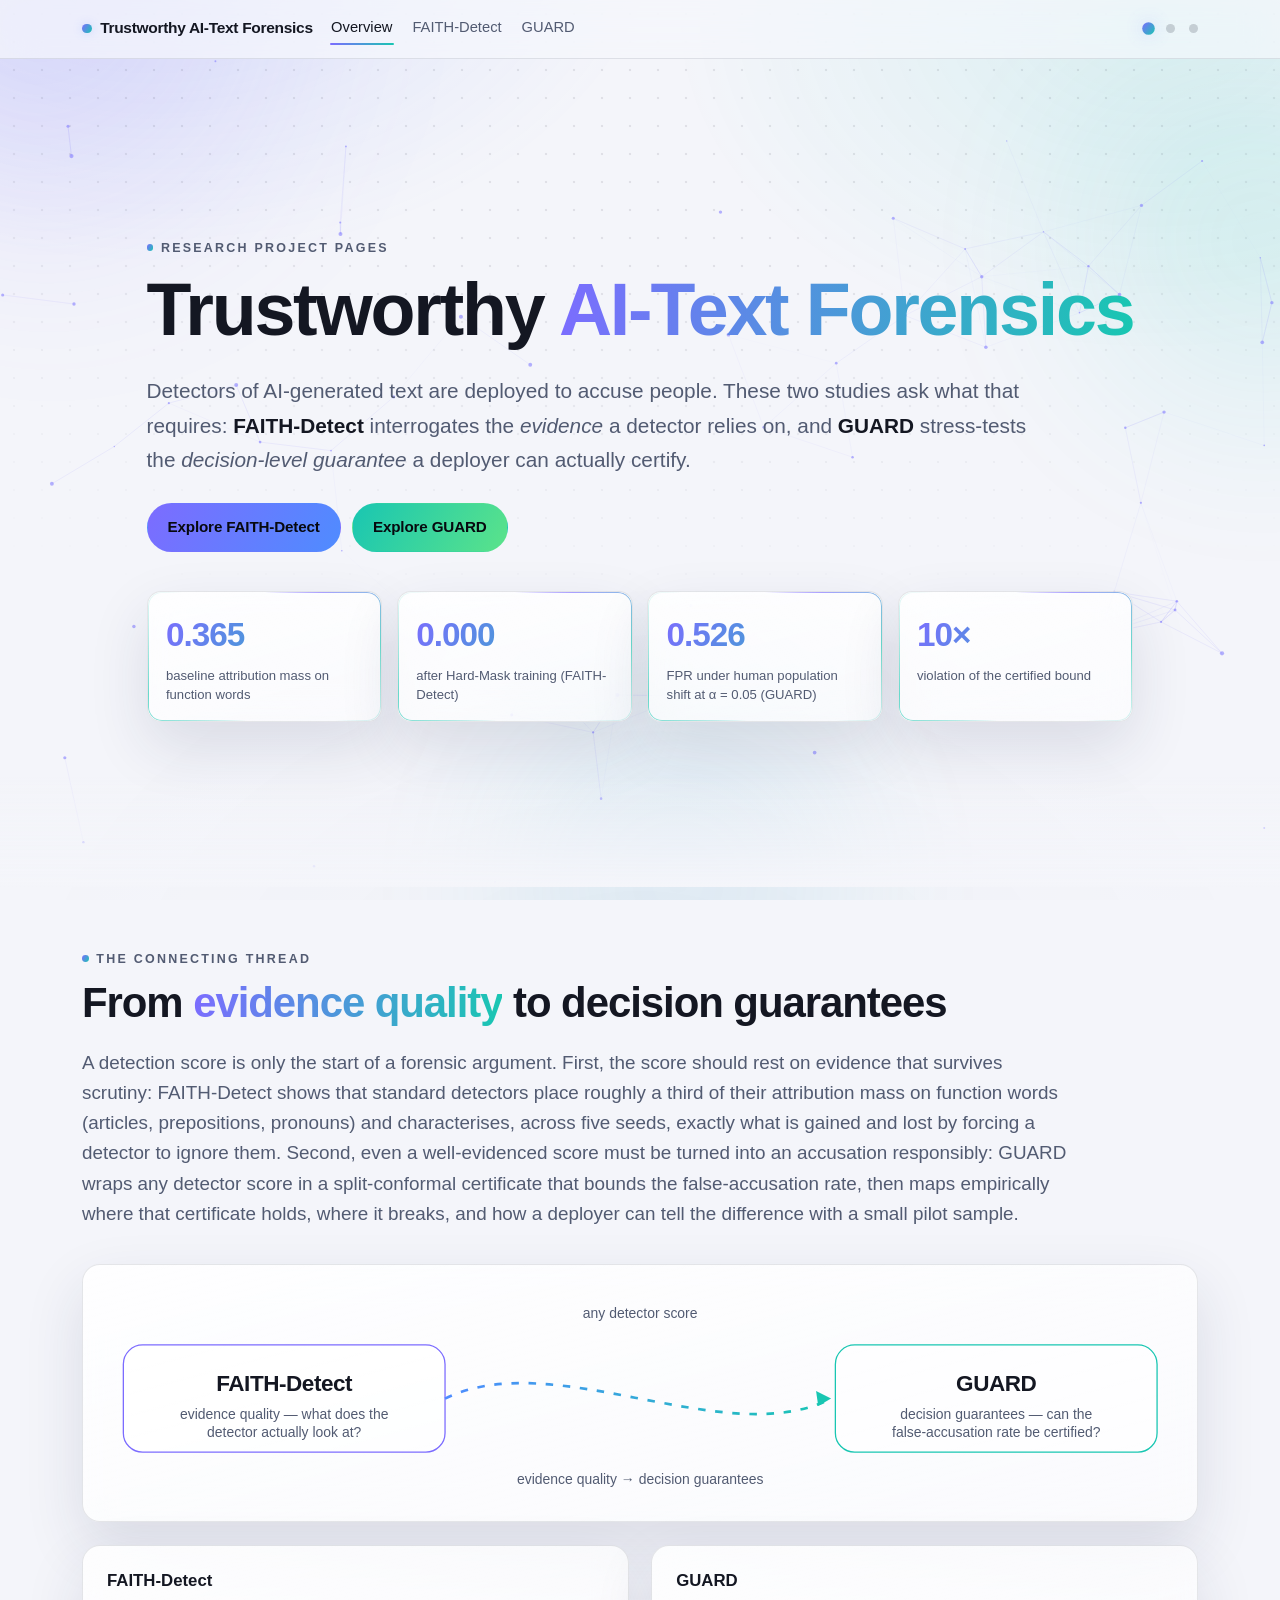
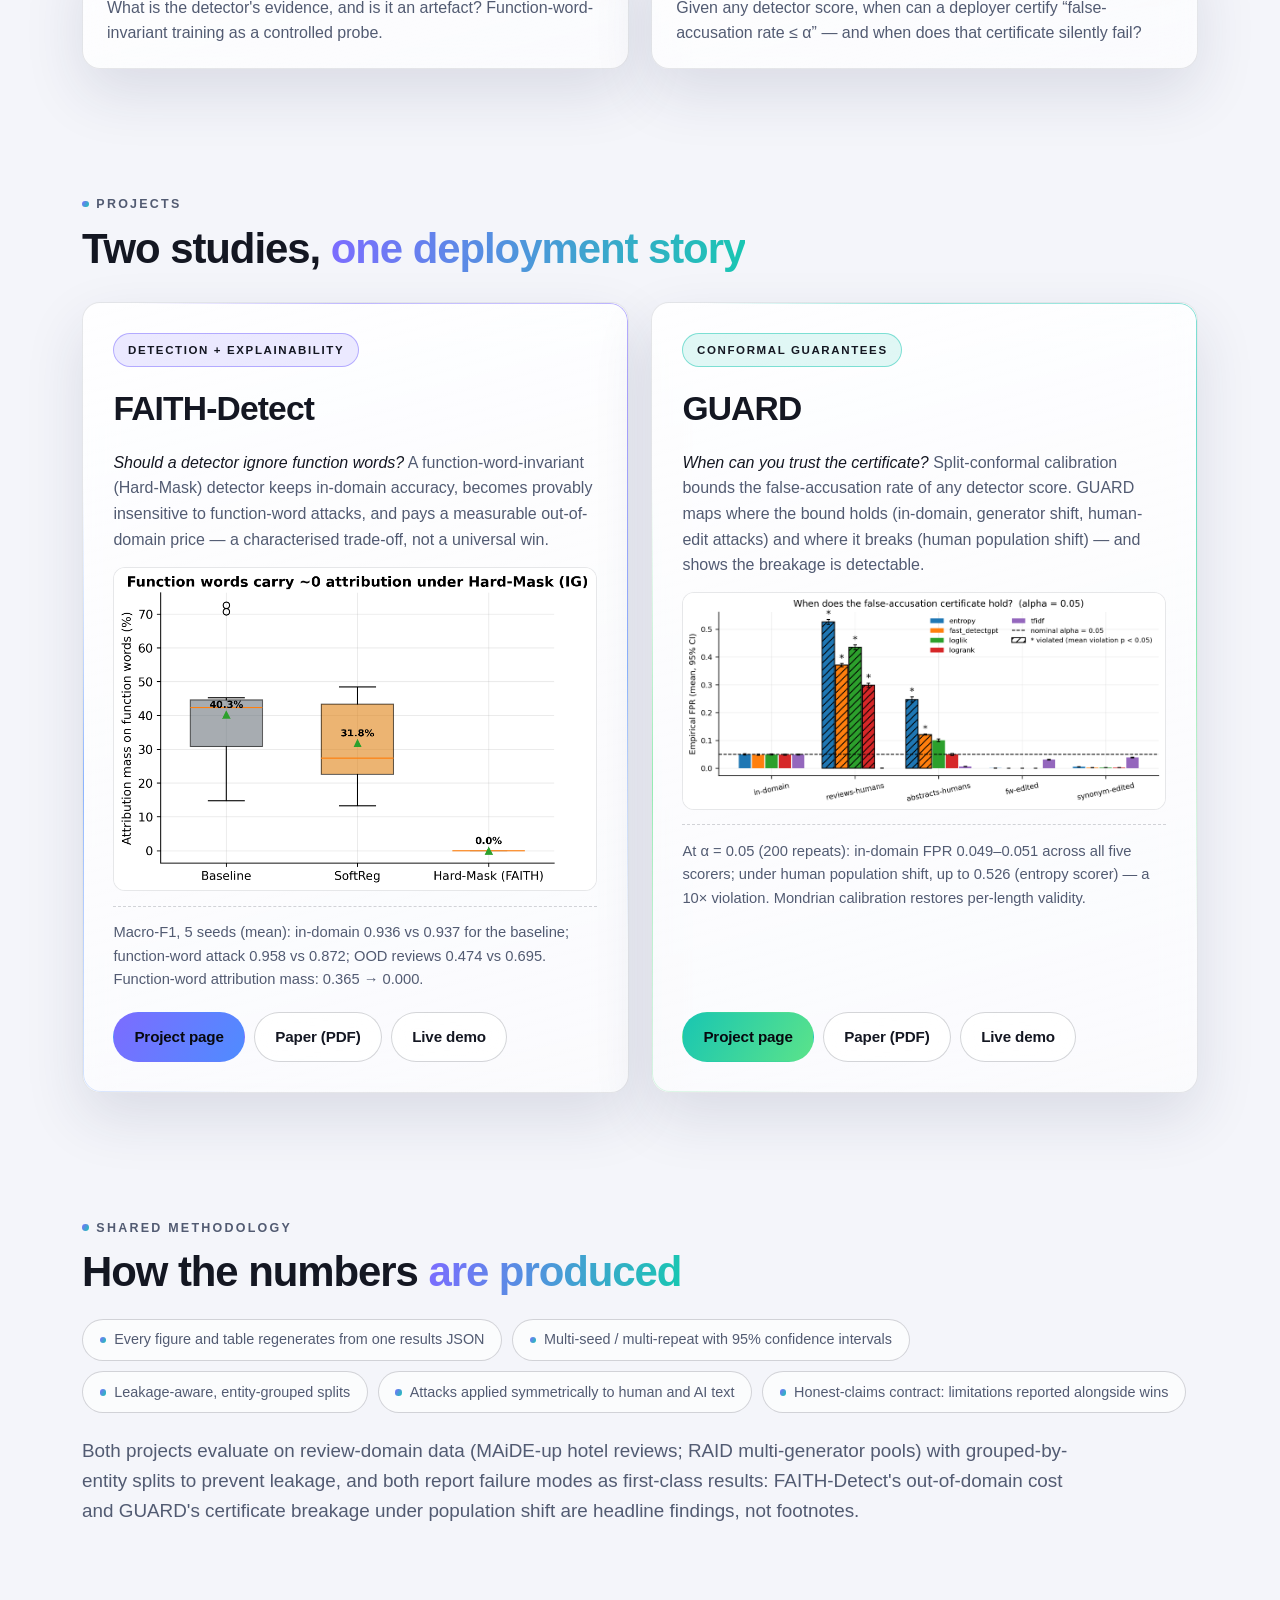
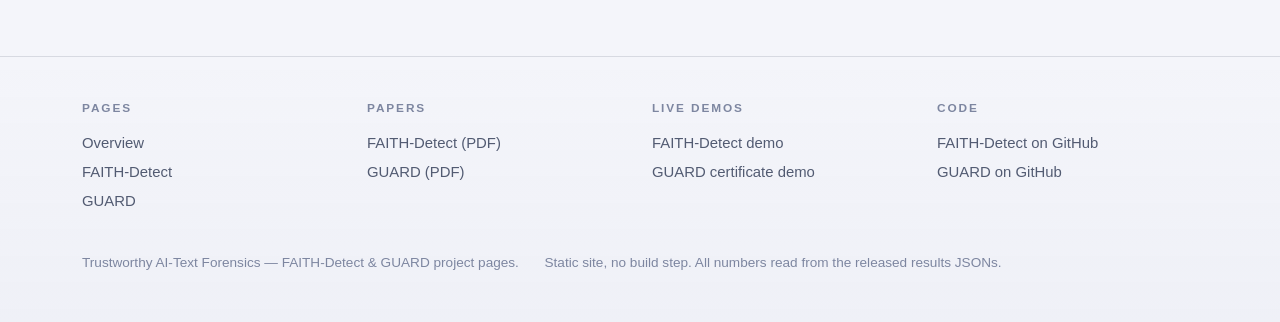
<file: index.html>
<!DOCTYPE html>
<html lang="en">
<head>
<meta charset="utf-8">
<meta name="viewport" content="width=device-width, initial-scale=1">
<title>Trustworthy AI-Text Forensics</title>
<meta name="description" content="Two complementary studies on trustworthy detection of AI-generated text: FAITH-Detect (evidence quality of detector explanations) and GUARD (decision-level false-accusation guarantees).">
<meta name="theme-color" content="#0a0c12">
<link rel="stylesheet" href="assets/style.css">
<script src="assets/site.js" defer></script>
</head>
<body class="theme-home">

<a class="skip" href="#main">Skip to content</a>
<div class="bg-glow" aria-hidden="true"></div>
<div class="orbs" aria-hidden="true"><span class="orb orb-a"></span><span class="orb orb-b"></span><span class="orb orb-c"></span></div>

<nav class="topnav">
  <div class="nav-inner">
    <a class="brand" href="index.html">Trustworthy AI-Text Forensics</a>
    <a class="navlink active" href="index.html">Overview</a>
    <a class="navlink" href="faith.html">FAITH-Detect</a>
    <a class="navlink" href="guard.html">GUARD</a>
    <div class="nav-dots" aria-label="On this page">
      <a href="#thread" title="The connecting thread" aria-label="The connecting thread"></a>
      <a href="#projects" title="Projects" aria-label="Projects"></a>
      <a href="#methodology" title="Methodology" aria-label="Methodology"></a>
    </div>
  </div>
  <span class="nav-progress" aria-hidden="true"></span>
</nav>

<header class="hero full">
  <canvas id="constellation" aria-hidden="true"></canvas>
  <div class="container">
    <p class="eyebrow">Research project pages</p>
    <h1>Trustworthy <span class="grad">AI-Text Forensics</span></h1>
    <p class="thesis">
      Detectors of AI-generated text are deployed to accuse people. These two studies ask what
      that requires: <strong>FAITH-Detect</strong> interrogates the <em>evidence</em> a detector relies on,
      and <strong>GUARD</strong> stress-tests the <em>decision-level guarantee</em> a deployer can actually certify.
    </p>
    <div class="btn-row">
      <a class="btn faith" href="faith.html">Explore FAITH-Detect</a>
      <a class="btn guard" href="guard.html">Explore GUARD</a>
    </div>
    <div class="hero-stats" aria-label="Headline numbers" data-stagger>
      <div class="stat glass">
        <span class="stat-num" data-count="0.365">0.365</span>
        <span class="stat-label">baseline attribution mass on function words</span>
      </div>
      <div class="stat glass">
        <span class="stat-num" data-count="0.000">0.000</span>
        <span class="stat-label">after Hard-Mask training (FAITH-Detect)</span>
      </div>
      <div class="stat glass">
        <span class="stat-num" data-count="0.526">0.526</span>
        <span class="stat-label">FPR under human population shift at &alpha; = 0.05 (GUARD)</span>
      </div>
      <div class="stat glass">
        <span class="stat-num" data-count="10" data-suffix="&times;">10&times;</span>
        <span class="stat-label">violation of the certified bound</span>
      </div>
    </div>
  </div>
</header>

<main id="main" class="container">

  <section id="thread">
    <p class="section-kicker" data-reveal>The connecting thread</p>
    <h2 data-reveal>From <span class="grad">evidence quality</span> to decision guarantees</h2>
    <p class="lede" data-reveal>
      A detection score is only the start of a forensic argument. First, the score should rest on
      evidence that survives scrutiny: FAITH-Detect shows that standard detectors place roughly a
      third of their attribution mass on function words (articles, prepositions, pronouns) and
      characterises, across five seeds, exactly what is gained and lost by forcing a detector to
      ignore them. Second, even a well-evidenced score must be turned into an accusation
      responsibly: GUARD wraps any detector score in a split-conformal certificate that bounds the
      false-accusation rate, then maps empirically where that certificate holds, where it breaks,
      and how a deployer can tell the difference with a small pilot sample.
    </p>

    <div class="flow-band glass" data-reveal>
      <svg class="flow-svg" viewBox="0 0 1000 200" role="img"
           aria-label="Flow diagram: FAITH-Detect, evidence quality, flows into GUARD, decision guarantees">
        <defs>
          <linearGradient id="flowgrad" x1="0" y1="0" x2="1" y2="0">
            <stop offset="0" style="stop-color:var(--faith-b)"/>
            <stop offset="1" style="stop-color:var(--guard-a)"/>
          </linearGradient>
        </defs>
        <text x="500" y="30" text-anchor="middle" class="sub">any detector score</text>
        <rect class="box" x="18" y="55" width="300" height="100" rx="18" style="stroke:var(--faith-a)"/>
        <text x="168" y="98" text-anchor="middle" class="label">FAITH-Detect</text>
        <text x="168" y="124" text-anchor="middle" class="sub">evidence quality &mdash; what does the</text>
        <text x="168" y="141" text-anchor="middle" class="sub">detector actually look at?</text>
        <path class="flow-line" d="M318,105 C420,55 580,155 678,105" stroke="url(#flowgrad)"/>
        <polygon points="678,105 664,98 666,112" style="fill:var(--guard-a)"/>
        <rect class="box" x="682" y="55" width="300" height="100" rx="18" style="stroke:var(--guard-a)"/>
        <text x="832" y="98" text-anchor="middle" class="label">GUARD</text>
        <text x="832" y="124" text-anchor="middle" class="sub">decision guarantees &mdash; can the</text>
        <text x="832" y="141" text-anchor="middle" class="sub">false-accusation rate be certified?</text>
        <text x="500" y="185" text-anchor="middle" class="sub">evidence quality &rarr; decision guarantees</text>
      </svg>
    </div>

    <div class="connector" data-stagger>
      <div class="step glass">
        <strong>FAITH-Detect</strong><br>
        What is the detector's evidence, and is it an artefact?
        Function-word-invariant training as a controlled probe.
      </div>
      <div class="step glass">
        <strong>GUARD</strong><br>
        Given any detector score, when can a deployer certify
        &ldquo;false-accusation rate &le; &alpha;&rdquo; &mdash; and when does that certificate silently fail?
      </div>
    </div>
  </section>

  <section id="projects">
    <p class="section-kicker" data-reveal>Projects</p>
    <h2 data-reveal>Two studies, <span class="grad">one deployment story</span></h2>
    <div class="project-grid" data-stagger>

      <article class="project-card glass faith tilt">
        <span class="proj-tag">Detection + Explainability</span>
        <h3>FAITH-Detect</h3>
        <p><span class="question">Should a detector ignore function words?</span> A function-word-invariant
        (Hard-Mask) detector keeps in-domain accuracy, becomes provably insensitive to
        function-word attacks, and pays a measurable out-of-domain price &mdash; a characterised
        trade-off, not a universal win.</p>
        <img src="assets/faith-fw-attribution-mass.png" alt="Box plot of attribution mass on function words: substantial for Baseline and SoftReg, zero for Hard-Mask (FAITH)" loading="lazy">
        <p class="stat-line">
          Macro-F1, 5 seeds (mean): in-domain 0.936 vs 0.937 for the baseline;
          function-word attack 0.958 vs 0.872; OOD reviews 0.474 vs 0.695.
          Function-word attribution mass: 0.365 &rarr; 0.000.
        </p>
        <div class="card-actions">
          <a class="btn primary" href="faith.html">Project page</a>
          <a class="btn" href="assets/FAITH-Detect.pdf">Paper (PDF)</a>
          <a class="btn" href="https://huggingface.co/spaces/scar09-22/faith-detect-demo">Live demo</a>
        </div>
      </article>

      <article class="project-card glass guard tilt">
        <span class="proj-tag">Conformal Guarantees</span>
        <h3>GUARD</h3>
        <p><span class="question">When can you trust the certificate?</span> Split-conformal calibration bounds the
        false-accusation rate of any detector score. GUARD maps where the bound holds
        (in-domain, generator shift, human-edit attacks) and where it breaks
        (human population shift) &mdash; and shows the breakage is detectable.</p>
        <img src="assets/guard-certificate-map.png" alt="Bar chart of empirical false positive rate across deployment conditions at alpha 0.05: in-domain holds, human population shift violates the bound" loading="lazy">
        <p class="stat-line">
          At &alpha; = 0.05 (200 repeats): in-domain FPR 0.049&ndash;0.051 across all five scorers;
          under human population shift, up to 0.526 (entropy scorer) &mdash; a 10&times; violation.
          Mondrian calibration restores per-length validity.
        </p>
        <div class="card-actions">
          <a class="btn primary" href="guard.html">Project page</a>
          <a class="btn" href="assets/GUARD.pdf">Paper (PDF)</a>
          <a class="btn" href="https://huggingface.co/spaces/scar09-22/guard-certificate-demo">Live demo</a>
        </div>
      </article>

    </div>
  </section>

  <section id="methodology">
    <p class="section-kicker" data-reveal>Shared methodology</p>
    <h2 data-reveal>How the numbers <span class="grad">are produced</span></h2>
    <ul class="pill-list" data-stagger>
      <li>Every figure and table regenerates from one results JSON</li>
      <li>Multi-seed / multi-repeat with 95% confidence intervals</li>
      <li>Leakage-aware, entity-grouped splits</li>
      <li>Attacks applied symmetrically to human and AI text</li>
      <li>Honest-claims contract: limitations reported alongside wins</li>
    </ul>
    <p class="lede" data-reveal>
      Both projects evaluate on review-domain data (MAiDE-up hotel reviews; RAID multi-generator
      pools) with grouped-by-entity splits to prevent leakage, and both report failure modes as
      first-class results: FAITH-Detect's out-of-domain cost and GUARD's certificate breakage
      under population shift are headline findings, not footnotes.
    </p>
  </section>

</main>

<footer class="site-footer">
  <div class="container">
    <div class="footer-grid" data-stagger>
      <div class="footer-col">
        <h4 class="footer-title">Pages</h4>
        <a href="index.html">Overview</a>
        <a href="faith.html">FAITH-Detect</a>
        <a href="guard.html">GUARD</a>
      </div>
      <div class="footer-col">
        <h4 class="footer-title">Papers</h4>
        <a href="assets/FAITH-Detect.pdf">FAITH-Detect (PDF)</a>
        <a href="assets/GUARD.pdf">GUARD (PDF)</a>
      </div>
      <div class="footer-col">
        <h4 class="footer-title">Live demos</h4>
        <a href="https://huggingface.co/spaces/scar09-22/faith-detect-demo">FAITH-Detect demo</a>
        <a href="https://huggingface.co/spaces/scar09-22/guard-certificate-demo">GUARD certificate demo</a>
      </div>
      <div class="footer-col">
        <h4 class="footer-title">Code</h4>
        <a href="https://github.com/scar09-22/FAITH-Detect">FAITH-Detect on GitHub</a>
        <a href="https://github.com/scar09-22/GUARD">GUARD on GitHub</a>
      </div>
    </div>
    <div class="footer-fineprint" data-reveal>
      <span>Trustworthy AI-Text Forensics &mdash; FAITH-Detect &amp; GUARD project pages.</span>
      <span>Static site, no build step. All numbers read from the released results JSONs.</span>
    </div>
  </div>
</footer>

</body>
</html>
</file>
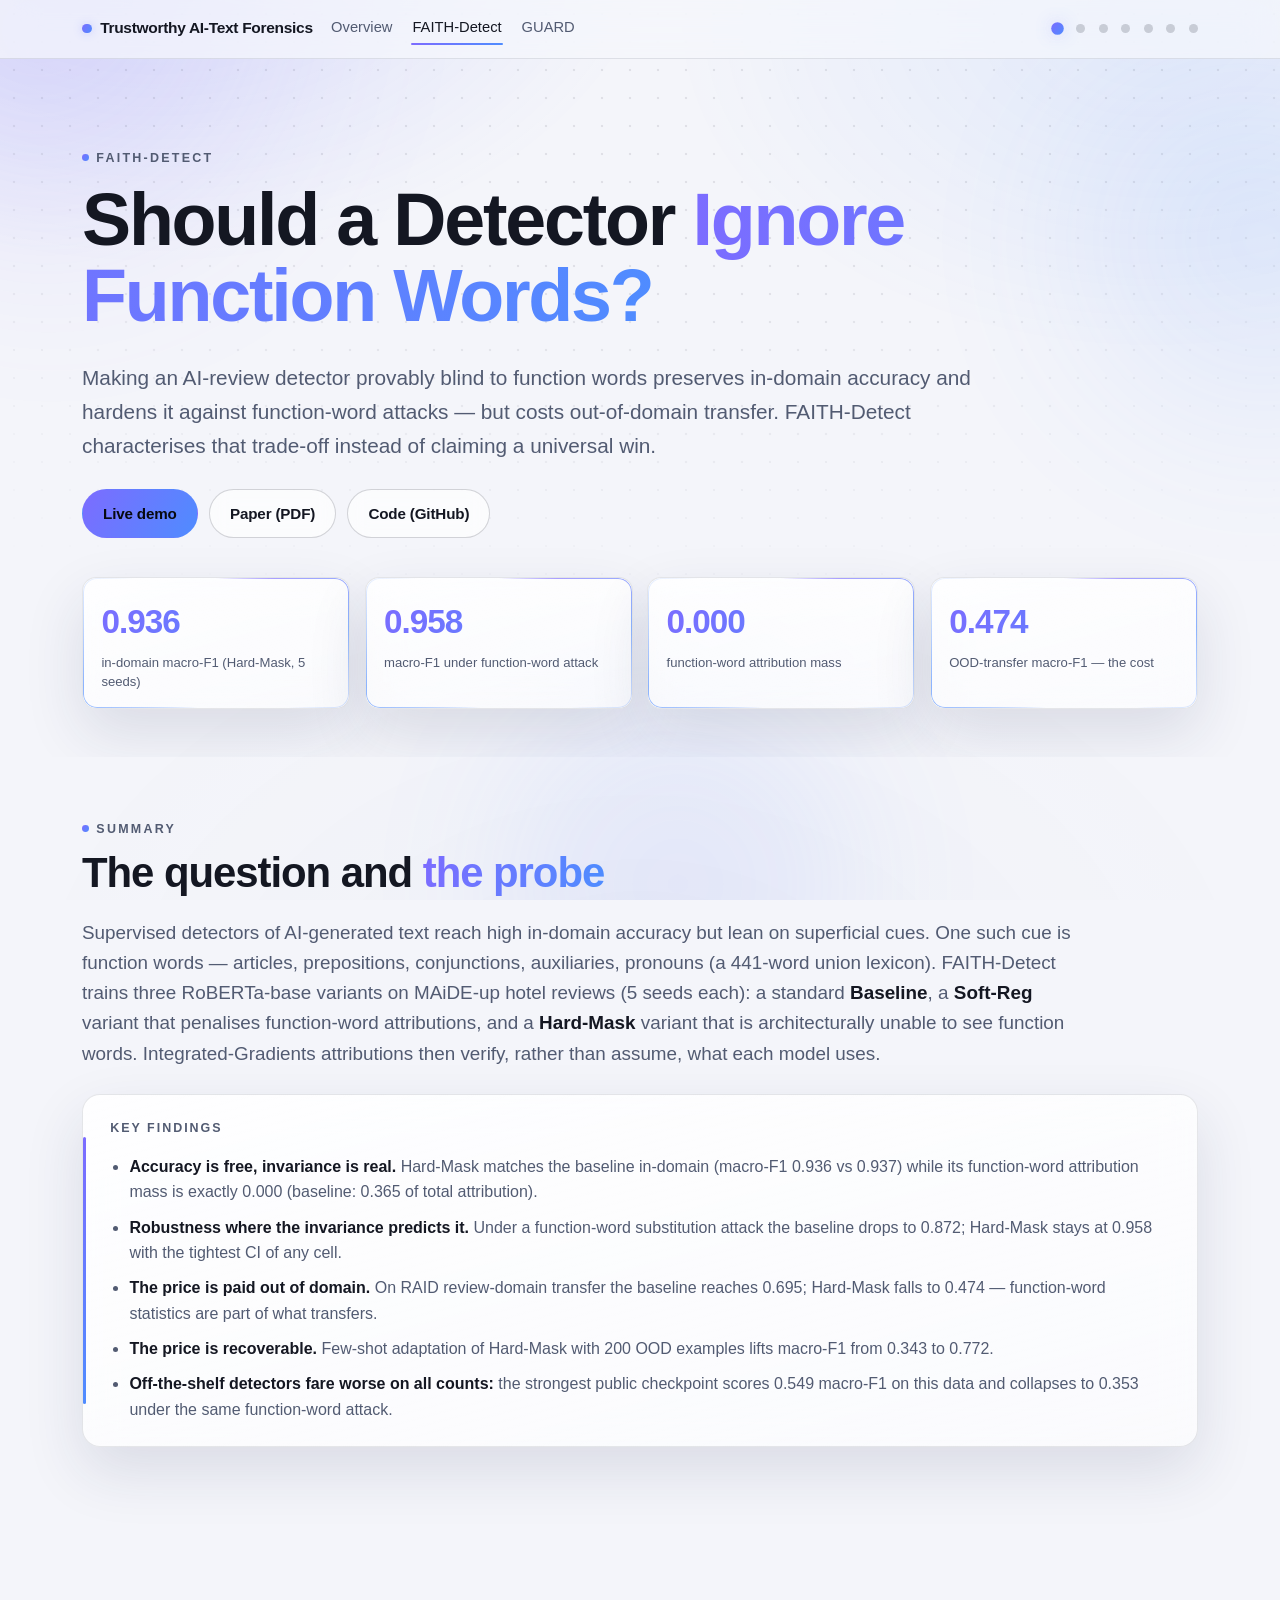
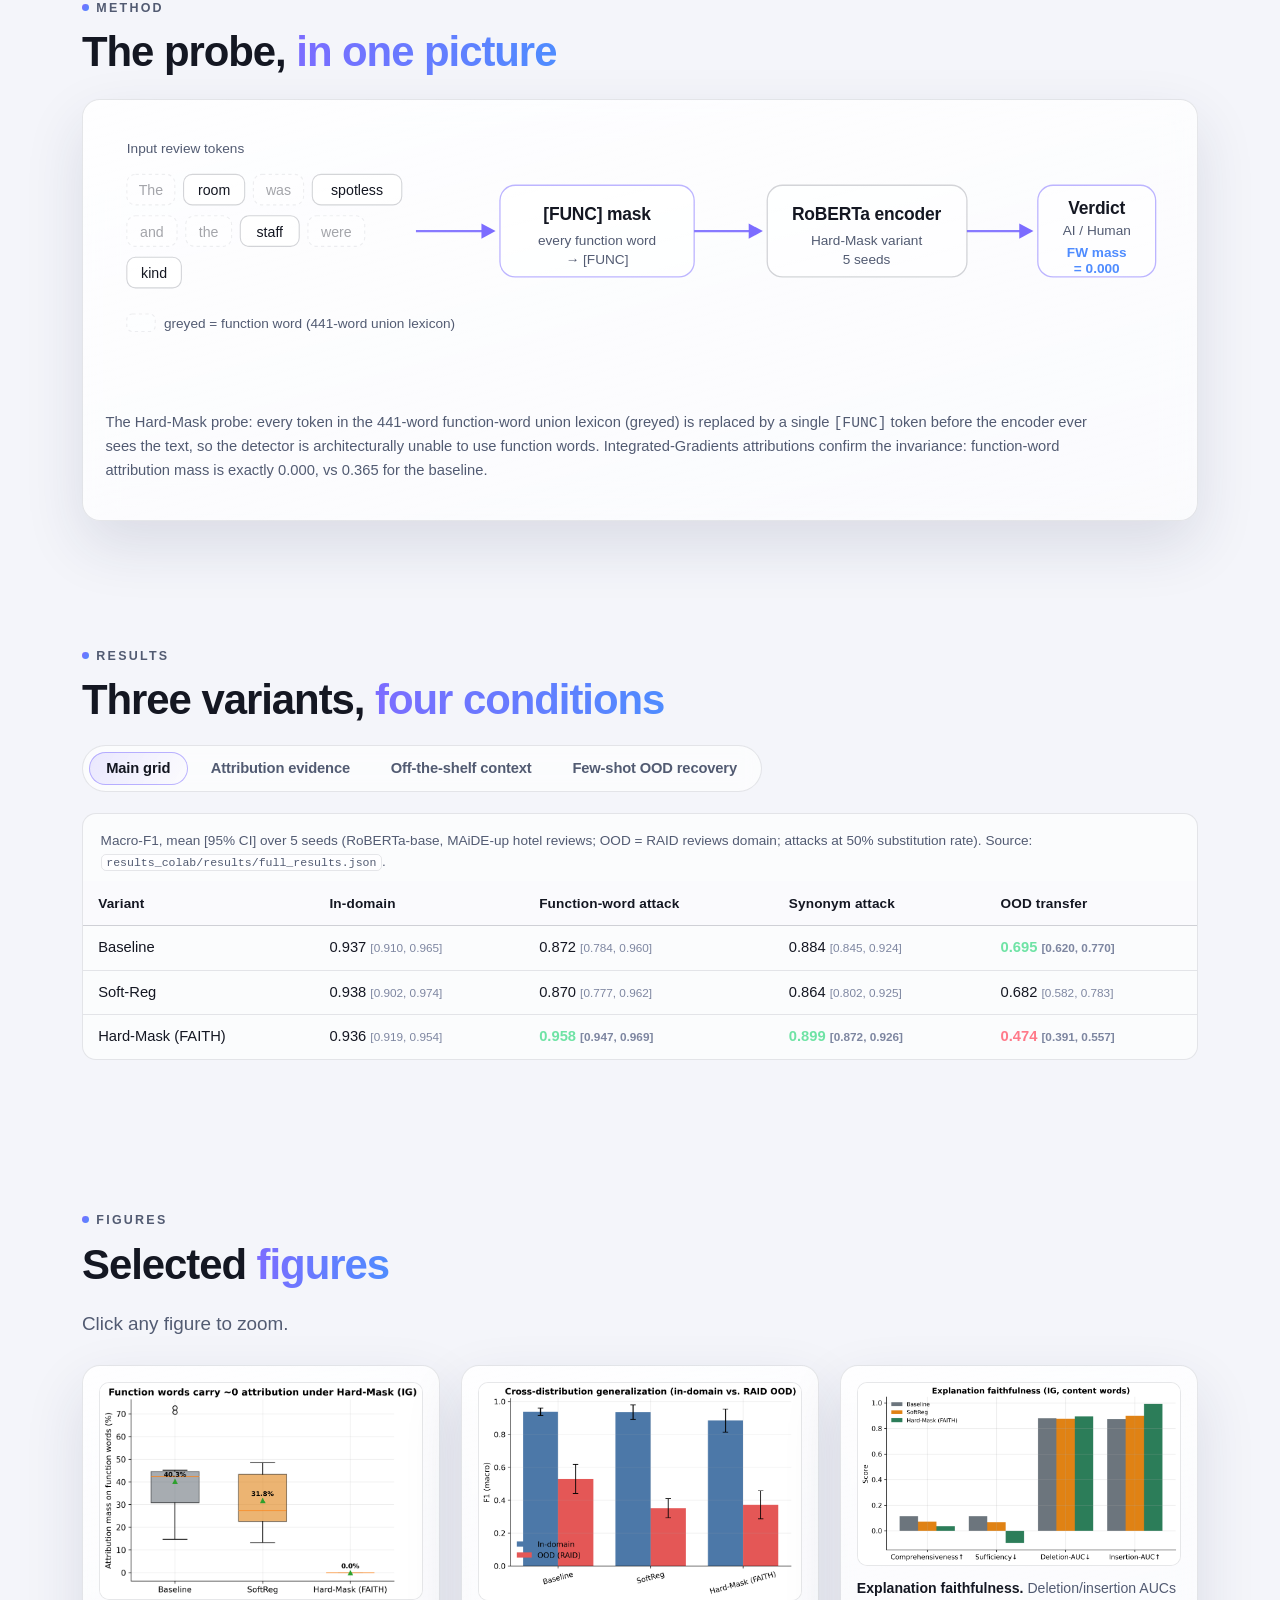
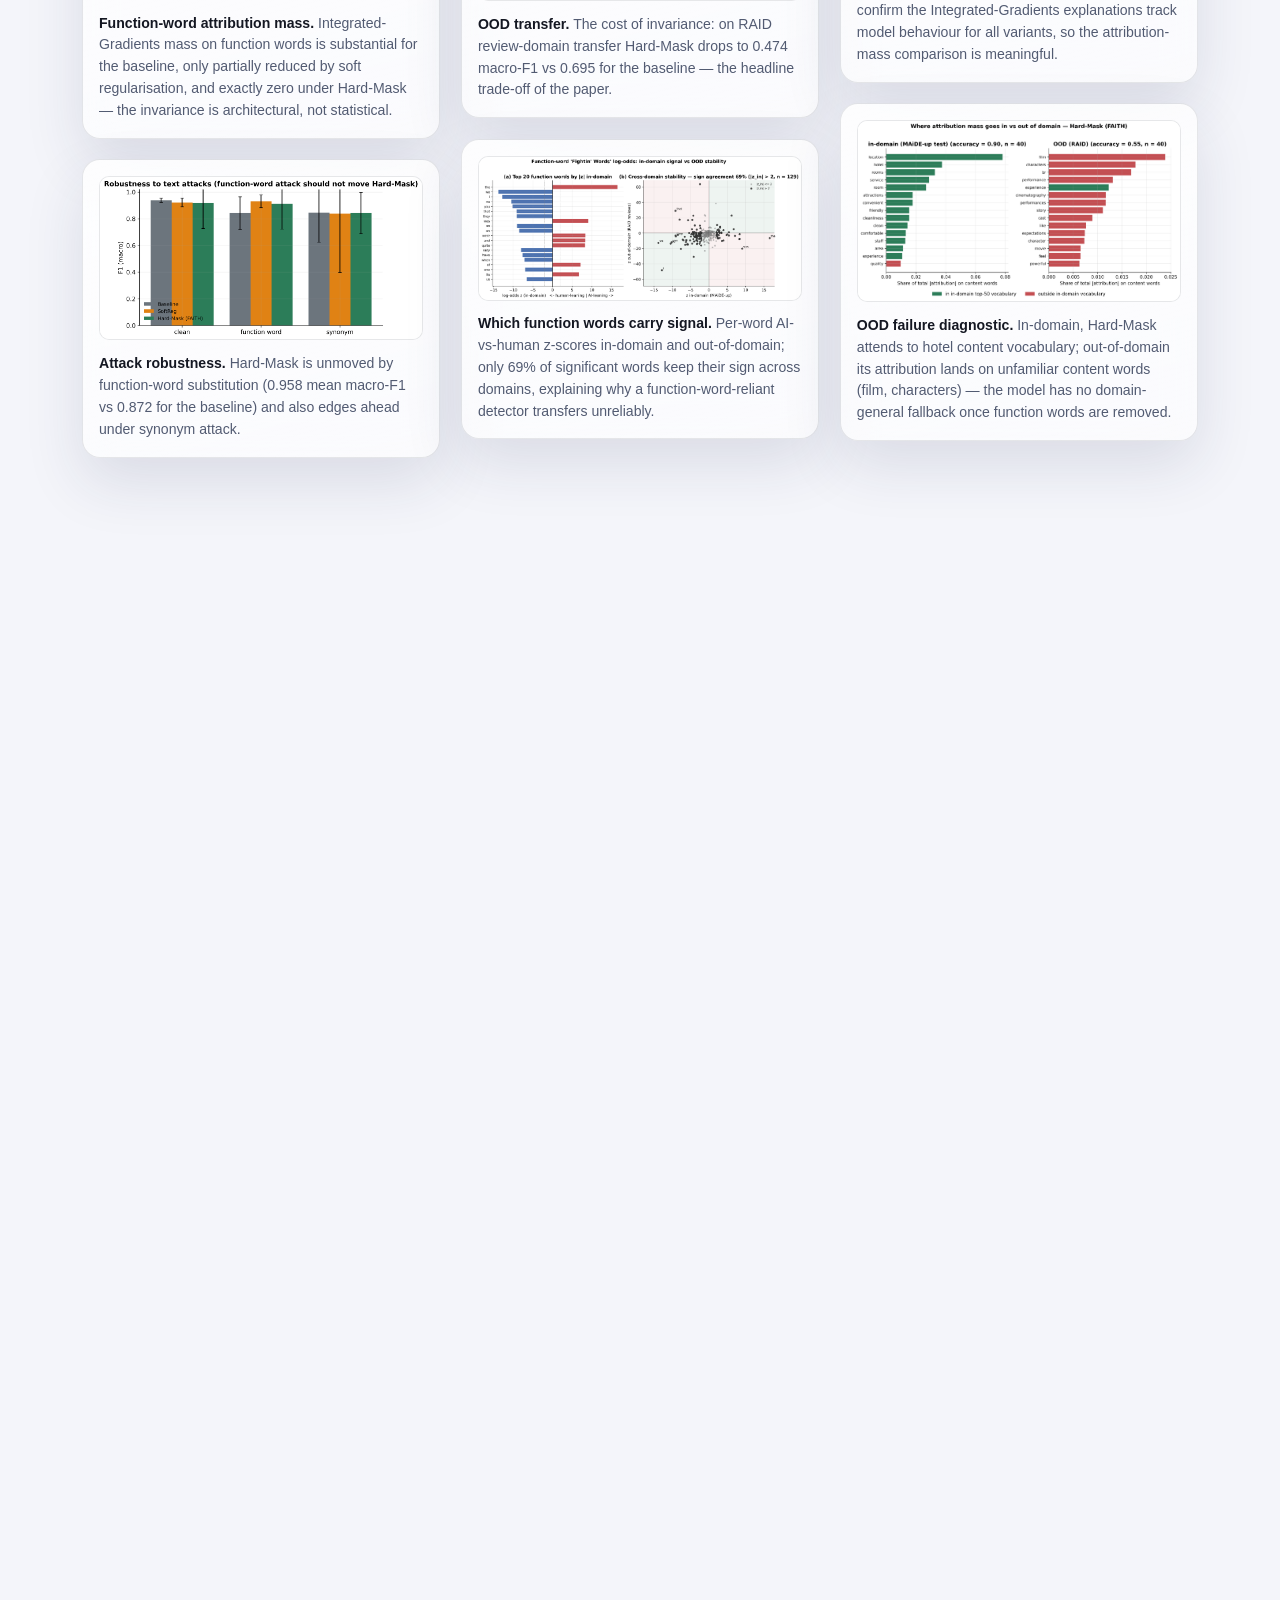
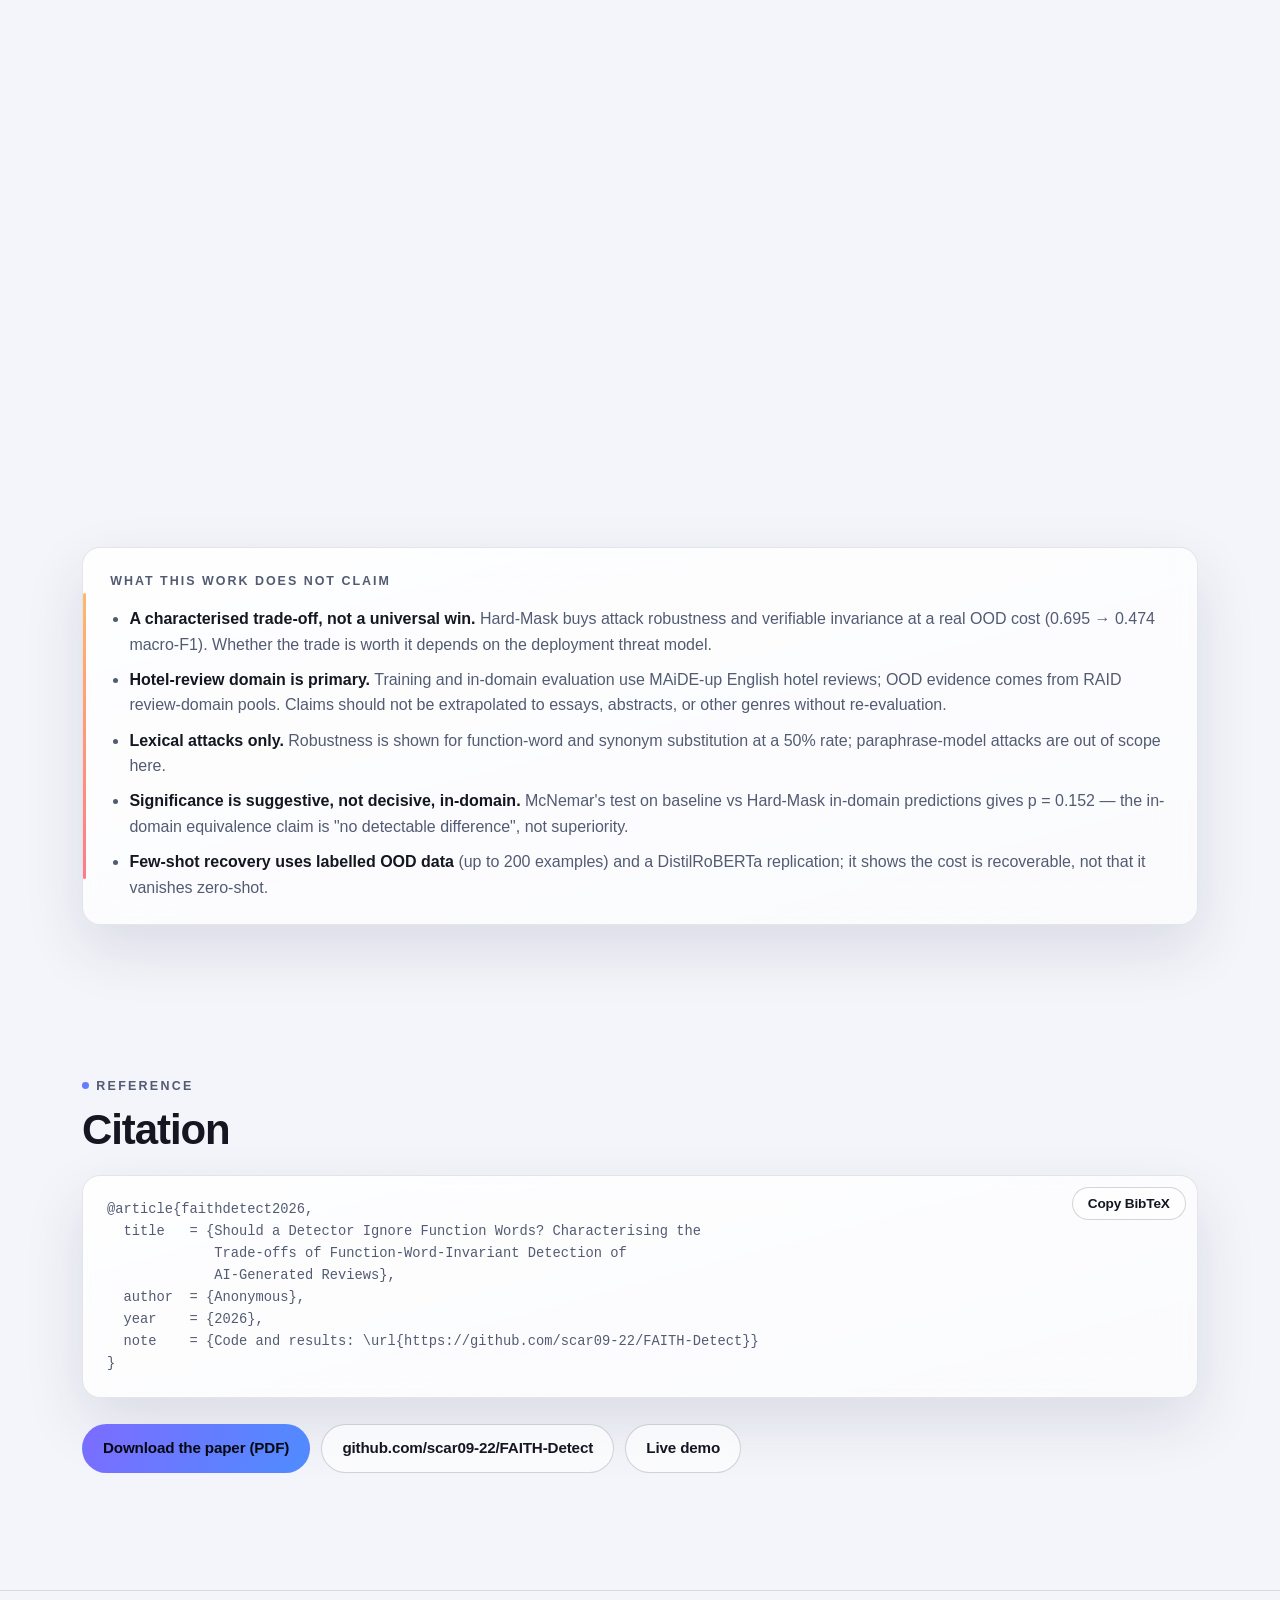
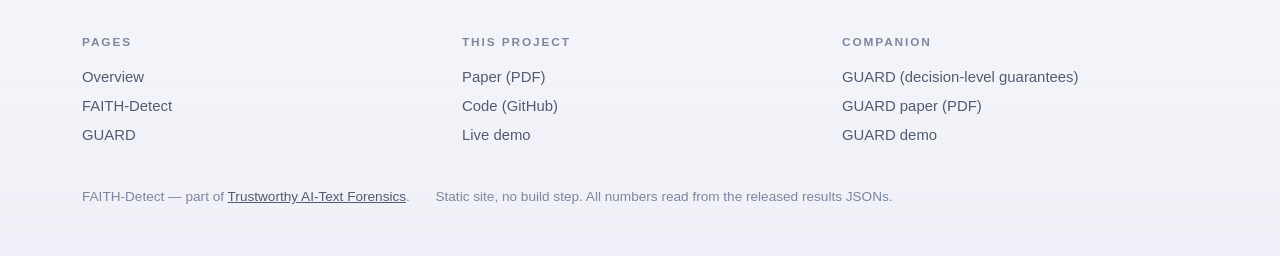
<file: faith.html>
<!DOCTYPE html>
<html lang="en">
<head>
<meta charset="utf-8">
<meta name="viewport" content="width=device-width, initial-scale=1">
<title>FAITH-Detect — Function-Word-Invariant Detection of AI-Generated Reviews</title>
<meta name="description" content="FAITH-Detect: should a detector ignore function words? Characterising the trade-offs of function-word-invariant detection of AI-generated reviews.">
<meta name="theme-color" content="#0a0c12">
<link rel="stylesheet" href="assets/style.css">
<script src="assets/site.js" defer></script>
</head>
<body class="theme-faith">

<a class="skip" href="#main">Skip to content</a>
<div class="bg-glow" aria-hidden="true"></div>
<div class="orbs" aria-hidden="true"><span class="orb orb-a"></span><span class="orb orb-b"></span><span class="orb orb-c"></span></div>

<nav class="topnav">
  <div class="nav-inner">
    <a class="brand" href="index.html">Trustworthy AI-Text Forensics</a>
    <a class="navlink" href="index.html">Overview</a>
    <a class="navlink active" href="faith.html">FAITH-Detect</a>
    <a class="navlink" href="guard.html">GUARD</a>
    <div class="nav-dots" aria-label="On this page">
      <a href="#summary" title="Summary" aria-label="Summary"></a>
      <a href="#method" title="Method" aria-label="Method"></a>
      <a href="#results" title="Results" aria-label="Results"></a>
      <a href="#figures" title="Figures" aria-label="Figures"></a>
      <a href="#demo" title="Live demo" aria-label="Live demo"></a>
      <a href="#limitations" title="Limitations" aria-label="Limitations"></a>
      <a href="#citation" title="Citation" aria-label="Citation"></a>
    </div>
  </div>
  <span class="nav-progress" aria-hidden="true"></span>
</nav>

<header class="hero">
  <div class="container">
    <p class="eyebrow">FAITH-Detect</p>
    <h1>Should a Detector <span class="grad">Ignore Function Words?</span></h1>
    <p class="thesis">
      Making an AI-review detector provably blind to function words preserves in-domain accuracy
      and hardens it against function-word attacks &mdash; but costs out-of-domain transfer.
      FAITH-Detect characterises that trade-off instead of claiming a universal win.
    </p>
    <div class="btn-row">
      <a class="btn primary" href="https://huggingface.co/spaces/scar09-22/faith-detect-demo">Live demo</a>
      <a class="btn" href="assets/FAITH-Detect.pdf">Paper (PDF)</a>
      <a class="btn" href="https://github.com/scar09-22/FAITH-Detect">Code (GitHub)</a>
    </div>
    <div class="hero-stats" aria-label="Headline numbers" data-stagger>
      <div class="stat glass">
        <span class="stat-num" data-count="0.936">0.936</span>
        <span class="stat-label">in-domain macro-F1 (Hard-Mask, 5 seeds)</span>
      </div>
      <div class="stat glass">
        <span class="stat-num" data-count="0.958">0.958</span>
        <span class="stat-label">macro-F1 under function-word attack</span>
      </div>
      <div class="stat glass">
        <span class="stat-num" data-count="0.000">0.000</span>
        <span class="stat-label">function-word attribution mass</span>
      </div>
      <div class="stat glass">
        <span class="stat-num" data-count="0.474">0.474</span>
        <span class="stat-label">OOD-transfer macro-F1 &mdash; the cost</span>
      </div>
    </div>
  </div>
</header>

<main id="main" class="container">

  <section id="summary">
    <p class="section-kicker" data-reveal>Summary</p>
    <h2 data-reveal>The question and <span class="grad">the probe</span></h2>
    <p class="lede" data-reveal>
      Supervised detectors of AI-generated text reach high in-domain accuracy but lean on
      superficial cues. One such cue is function words &mdash; articles, prepositions, conjunctions,
      auxiliaries, pronouns (a 441-word union lexicon). FAITH-Detect trains three RoBERTa-base
      variants on MAiDE-up hotel reviews (5 seeds each): a standard <strong>Baseline</strong>, a
      <strong>Soft-Reg</strong> variant that penalises function-word attributions, and a
      <strong>Hard-Mask</strong> variant that is architecturally unable to see function words.
      Integrated-Gradients attributions then verify, rather than assume, what each model uses.
    </p>
    <div class="callout glass" data-reveal>
      <h4 class="callout-title">Key findings</h4>
      <ul>
        <li><strong>Accuracy is free, invariance is real.</strong> Hard-Mask matches the baseline in-domain
            (macro-F1 0.936 vs 0.937) while its function-word attribution mass is exactly 0.000
            (baseline: 0.365 of total attribution).</li>
        <li><strong>Robustness where the invariance predicts it.</strong> Under a function-word substitution
            attack the baseline drops to 0.872; Hard-Mask stays at 0.958 with the tightest CI of any cell.</li>
        <li><strong>The price is paid out of domain.</strong> On RAID review-domain transfer the baseline reaches
            0.695; Hard-Mask falls to 0.474 &mdash; function-word statistics are part of what transfers.</li>
        <li><strong>The price is recoverable.</strong> Few-shot adaptation of Hard-Mask with 200 OOD examples
            lifts macro-F1 from 0.343 to 0.772.</li>
        <li><strong>Off-the-shelf detectors fare worse on all counts:</strong> the strongest public checkpoint
            scores 0.549 macro-F1 on this data and collapses to 0.353 under the same function-word attack.</li>
      </ul>
    </div>
  </section>

  <section id="method">
    <p class="section-kicker" data-reveal>Method</p>
    <h2 data-reveal>The probe, <span class="grad">in one picture</span></h2>
    <div class="method-figure glass">
      <svg class="method-svg" viewBox="0 0 980 250" role="img" data-reveal
           aria-label="Method diagram: review tokens with function words greyed out flow through a FUNC mask, then a RoBERTa encoder, to a verdict with zero function-word attribution mass.">

        <!-- input tokens -->
        <g class="node" style="--d:0s">
          <text x="20" y="28" class="sub">Input review tokens</text>
          <g class="fw">
            <rect class="chip" x="20" y="48" width="44" height="28" rx="8"/>
            <text class="chip-label" x="42" y="67" text-anchor="middle">The</text>
          </g>
          <rect class="chip" x="72" y="48" width="56" height="28" rx="8"/>
          <text class="chip-label" x="100" y="67" text-anchor="middle">room</text>
          <g class="fw">
            <rect class="chip" x="136" y="48" width="46" height="28" rx="8"/>
            <text class="chip-label" x="159" y="67" text-anchor="middle">was</text>
          </g>
          <rect class="chip" x="190" y="48" width="82" height="28" rx="8"/>
          <text class="chip-label" x="231" y="67" text-anchor="middle">spotless</text>
          <g class="fw">
            <rect class="chip" x="20" y="86" width="46" height="28" rx="8"/>
            <text class="chip-label" x="43" y="105" text-anchor="middle">and</text>
          </g>
          <g class="fw">
            <rect class="chip" x="74" y="86" width="42" height="28" rx="8"/>
            <text class="chip-label" x="95" y="105" text-anchor="middle">the</text>
          </g>
          <rect class="chip" x="124" y="86" width="54" height="28" rx="8"/>
          <text class="chip-label" x="151" y="105" text-anchor="middle">staff</text>
          <g class="fw">
            <rect class="chip" x="186" y="86" width="52" height="28" rx="8"/>
            <text class="chip-label" x="212" y="105" text-anchor="middle">were</text>
          </g>
          <rect class="chip" x="20" y="124" width="50" height="28" rx="8"/>
          <text class="chip-label" x="45" y="143" text-anchor="middle">kind</text>
        </g>
        <g class="node" style="--d:.2s">
          <g class="fw">
            <rect class="chip" x="20" y="176" width="26" height="16" rx="5"/>
          </g>
          <text x="54" y="189" class="sub">greyed = function word (441-word union lexicon)</text>
        </g>

        <!-- wire 1 -->
        <path class="wire" pathLength="1" d="M285,100 L347,100" style="--d:.15s"/>
        <polygon class="arrowhead node" points="358,100 345,93 345,107" style="--d:.35s"/>

        <!-- FUNC mask -->
        <g class="node" style="--d:.3s">
          <rect class="box acc" x="362" y="58" width="178" height="84" rx="14"/>
          <text x="451" y="90" text-anchor="middle" class="label">[FUNC] mask</text>
          <text x="451" y="113" text-anchor="middle" class="sub">every function word</text>
          <text x="451" y="130" text-anchor="middle" class="sub">&rarr; [FUNC]</text>
        </g>

        <!-- wire 2 -->
        <path class="wire" pathLength="1" d="M540,100 L592,100" style="--d:.5s"/>
        <polygon class="arrowhead node" points="603,100 590,93 590,107" style="--d:.7s"/>

        <!-- encoder -->
        <g class="node" style="--d:.6s">
          <rect class="box" x="607" y="58" width="183" height="84" rx="14"/>
          <text x="698" y="90" text-anchor="middle" class="label">RoBERTa encoder</text>
          <text x="698" y="113" text-anchor="middle" class="sub">Hard-Mask variant</text>
          <text x="698" y="130" text-anchor="middle" class="sub">5 seeds</text>
        </g>

        <!-- wire 3 -->
        <path class="wire" pathLength="1" d="M790,100 L840,100" style="--d:.85s"/>
        <polygon class="arrowhead node" points="851,100 838,93 838,107" style="--d:1.05s"/>

        <!-- verdict -->
        <g class="node" style="--d:.95s">
          <rect class="box acc" x="855" y="58" width="108" height="84" rx="14"/>
          <text x="909" y="84" text-anchor="middle" class="label">Verdict</text>
          <text x="909" y="104" text-anchor="middle" class="sub">AI / Human</text>
          <text x="909" y="124" text-anchor="middle" class="sub accent-text">FW mass</text>
          <text x="909" y="138" text-anchor="middle" class="sub accent-text">= 0.000</text>
        </g>
      </svg>
      <p class="method-caption">
        The Hard-Mask probe: every token in the 441-word function-word union lexicon (greyed) is
        replaced by a single <code>[FUNC]</code> token before the encoder ever sees the text, so the
        detector is architecturally unable to use function words. Integrated-Gradients attributions
        confirm the invariance: function-word attribution mass is exactly 0.000, vs 0.365 for the baseline.
      </p>
    </div>
  </section>

  <section id="results">
    <p class="section-kicker" data-reveal>Results</p>
    <h2 data-reveal>Three variants, <span class="grad">four conditions</span></h2>

    <div class="tabs" data-tabs data-reveal>
      <div class="tab-list" role="tablist" aria-label="FAITH-Detect results">
        <button class="tab" role="tab" id="t-main" aria-controls="p-main" aria-selected="true" type="button">Main grid</button>
        <button class="tab" role="tab" id="t-attr" aria-controls="p-attr" aria-selected="false" type="button">Attribution evidence</button>
        <button class="tab" role="tab" id="t-shelf" aria-controls="p-shelf" aria-selected="false" type="button">Off-the-shelf context</button>
        <button class="tab" role="tab" id="t-fewshot" aria-controls="p-fewshot" aria-selected="false" type="button">Few-shot OOD recovery</button>
      </div>

      <div class="tab-panel" role="tabpanel" id="p-main" aria-labelledby="t-main">
        <div class="table-wrap">
          <table class="results">
            <caption>Macro-F1, mean [95% CI] over 5 seeds (RoBERTa-base, MAiDE-up hotel reviews;
            OOD = RAID reviews domain; attacks at 50% substitution rate). Source:
            <code>results_colab/results/full_results.json</code>.</caption>
            <thead>
              <tr>
                <th>Variant</th>
                <th>In-domain</th>
                <th>Function-word attack</th>
                <th>Synonym attack</th>
                <th>OOD transfer</th>
              </tr>
            </thead>
            <tbody>
              <tr>
                <td>Baseline</td>
                <td class="num">0.937 <span class="ci">[0.910, 0.965]</span></td>
                <td class="num">0.872 <span class="ci">[0.784, 0.960]</span></td>
                <td class="num">0.884 <span class="ci">[0.845, 0.924]</span></td>
                <td class="num best">0.695 <span class="ci">[0.620, 0.770]</span></td>
              </tr>
              <tr>
                <td>Soft-Reg</td>
                <td class="num">0.938 <span class="ci">[0.902, 0.974]</span></td>
                <td class="num">0.870 <span class="ci">[0.777, 0.962]</span></td>
                <td class="num">0.864 <span class="ci">[0.802, 0.925]</span></td>
                <td class="num">0.682 <span class="ci">[0.582, 0.783]</span></td>
              </tr>
              <tr>
                <td>Hard-Mask (FAITH)</td>
                <td class="num">0.936 <span class="ci">[0.919, 0.954]</span></td>
                <td class="num best">0.958 <span class="ci">[0.947, 0.969]</span></td>
                <td class="num best">0.899 <span class="ci">[0.872, 0.926]</span></td>
                <td class="num broken">0.474 <span class="ci">[0.391, 0.557]</span></td>
              </tr>
            </tbody>
          </table>
        </div>
      </div>

      <div class="tab-panel" role="tabpanel" id="p-attr" aria-labelledby="t-attr" hidden>
        <h3>Is the invariance real? Attribution evidence</h3>
        <div class="table-wrap">
          <table class="results">
            <caption>Integrated-Gradients faithfulness summary (100 test texts, seed-0 models).
            FW mass = share of total attribution on function words.</caption>
            <thead>
              <tr><th>Variant</th><th>FW attribution mass</th><th>Deletion AUC</th><th>Insertion AUC</th></tr>
            </thead>
            <tbody>
              <tr><td>Baseline</td><td class="num">0.365</td><td class="num">0.895</td><td class="num">0.891</td></tr>
              <tr><td>Soft-Reg</td><td class="num">0.300</td><td class="num">0.900</td><td class="num">0.904</td></tr>
              <tr><td>Hard-Mask (FAITH)</td><td class="num best">0.000</td><td class="num">0.929</td><td class="num">0.972</td></tr>
            </tbody>
          </table>
        </div>
      </div>

      <div class="tab-panel" role="tabpanel" id="p-shelf" aria-labelledby="t-shelf" hidden>
        <h3>Context: off-the-shelf and zero-shot detectors on the same data</h3>
        <div class="table-wrap">
          <table class="results">
            <caption>Macro-F1, single evaluation (seed 0), same test set and attacks. Source:
            <code>results/offshelf.json</code>, <code>results/zeroshot.json</code>.</caption>
            <thead>
              <tr><th>Detector</th><th>In-domain</th><th>FW attack</th><th>Synonym attack</th></tr>
            </thead>
            <tbody>
              <tr><td>Hello-SimpleAI ChatGPT-detector (RoBERTa)</td>
                  <td class="num">0.549</td><td class="num broken">0.353</td><td class="num broken">0.339</td></tr>
              <tr><td>OpenAI RoBERTa-base detector</td>
                  <td class="num">0.404</td><td class="num broken">0.293</td><td class="num">0.466</td></tr>
              <tr><td>Zero-shot log-likelihood (GPT-2)</td>
                  <td class="num">0.742</td><td class="num broken">0.355</td><td class="num">&mdash;</td></tr>
            </tbody>
          </table>
        </div>
      </div>

      <div class="tab-panel" role="tabpanel" id="p-fewshot" aria-labelledby="t-fewshot" hidden>
        <h3>Recovering OOD performance: few-shot adaptation of Hard-Mask</h3>
        <div class="table-wrap">
          <table class="results">
            <caption>OOD macro-F1 after fine-tuning the Hard-Mask checkpoint with k labelled OOD examples
            (DistilRoBERTa replication; mean [95% CI], 3 seeds for k &gt; 0). Source:
            <code>results/fewshot_hardmask.json</code>.</caption>
            <thead>
              <tr><th>OOD shots</th><th>0</th><th>50</th><th>100</th><th>200</th></tr>
            </thead>
            <tbody>
              <tr>
                <td>Macro-F1</td>
                <td class="num">0.343</td>
                <td class="num">0.473 <span class="ci">[0.333, 0.614]</span></td>
                <td class="num">0.586 <span class="ci">[0.376, 0.795]</span></td>
                <td class="num best">0.772 <span class="ci">[0.757, 0.788]</span></td>
              </tr>
            </tbody>
          </table>
        </div>
        <p class="table-note">Only 69.0% (89/129) of in-domain-significant function words keep their
        AI-vs-human direction out of domain (<code>results/fw_stats.json</code>) &mdash; consistent with
        function-word cues being genuinely informative but domain-bound.</p>
      </div>
    </div>
  </section>

  <section id="figures">
    <p class="section-kicker" data-reveal>Figures</p>
    <h2 data-reveal>Selected <span class="grad">figures</span></h2>
    <p class="lede" data-reveal>Click any figure to zoom.</p>
    <div class="masonry" data-stagger>

      <figure class="figure-card glass">
        <img src="assets/faith-fw-attribution-mass.png" alt="Box plots of attribution mass on function words for Baseline, SoftReg and Hard-Mask" loading="lazy">
        <figcaption><strong>Function-word attribution mass.</strong> Integrated-Gradients mass on
        function words is substantial for the baseline, only partially reduced by soft
        regularisation, and exactly zero under Hard-Mask &mdash; the invariance is architectural,
        not statistical.</figcaption>
      </figure>

      <figure class="figure-card glass">
        <img src="assets/faith-robustness.png" alt="Macro-F1 under function-word and synonym attacks per variant" loading="lazy">
        <figcaption><strong>Attack robustness.</strong> Hard-Mask is unmoved by function-word
        substitution (0.958 mean macro-F1 vs 0.872 for the baseline) and also edges ahead under
        synonym attack.</figcaption>
      </figure>

      <figure class="figure-card glass">
        <img src="assets/faith-ood-transfer.png" alt="OOD transfer macro-F1 per variant on RAID reviews" loading="lazy">
        <figcaption><strong>OOD transfer.</strong> The cost of invariance: on RAID review-domain
        transfer Hard-Mask drops to 0.474 macro-F1 vs 0.695 for the baseline &mdash; the headline
        trade-off of the paper.</figcaption>
      </figure>

      <figure class="figure-card glass">
        <img src="assets/faith-fw-words.png" alt="Per-word AI vs human z-scores for function words, in-domain vs OOD" loading="lazy">
        <figcaption><strong>Which function words carry signal.</strong> Per-word AI-vs-human
        z-scores in-domain and out-of-domain; only 69% of significant words keep their sign
        across domains, explaining why a function-word-reliant detector transfers
        unreliably.</figcaption>
      </figure>

      <figure class="figure-card glass">
        <img src="assets/faith-indomain.png" alt="In-domain performance of all variants" loading="lazy">
        <figcaption><strong>In-domain performance.</strong> All three variants are statistically
        indistinguishable in-domain (0.936&ndash;0.938 macro-F1) &mdash; ignoring function words is
        free where the training distribution rules.</figcaption>
      </figure>

      <figure class="figure-card glass">
        <img src="assets/faith-faithfulness.png" alt="Faithfulness metrics: deletion and insertion AUC per variant" loading="lazy">
        <figcaption><strong>Explanation faithfulness.</strong> Deletion/insertion AUCs confirm the
        Integrated-Gradients explanations track model behaviour for all variants, so the
        attribution-mass comparison is meaningful.</figcaption>
      </figure>

      <figure class="figure-card glass">
        <img src="assets/faith-ood-diagnostic.png" alt="Where Hard-Mask attribution mass goes in vs out of domain" loading="lazy">
        <figcaption><strong>OOD failure diagnostic.</strong> In-domain, Hard-Mask attends to hotel
        content vocabulary; out-of-domain its attribution lands on unfamiliar content words
        (film, characters) &mdash; the model has no domain-general fallback once function words are
        removed.</figcaption>
      </figure>

      <figure class="figure-card glass">
        <img src="assets/faith-category-ablation.png" alt="Ablation masking individual function-word categories" loading="lazy">
        <figcaption><strong>Category ablation.</strong> Masking single categories (determiners,
        pronouns, auxiliaries, &hellip;) versus the full union shows the OOD cost accumulates across
        categories rather than tracing to one word class.</figcaption>
      </figure>

    </div>
  </section>

  <section id="demo">
    <p class="section-kicker" data-reveal>Live demo</p>
    <h2 data-reveal>Try it <span class="grad">in the browser</span></h2>
    <p class="lede" data-reveal>Paste a review and compare the Baseline and Hard-Mask verdicts,
    with the function-word masking shown explicitly. Embedded from Hugging Face Spaces.</p>
    <div class="demo-frame glass" data-reveal>
      <iframe src="https://scar09-22-faith-detect-demo.hf.space" loading="lazy"
              title="FAITH-Detect live demo (Hugging Face Space)"></iframe>
    </div>
    <p class="demo-links" data-reveal>
      <a href="https://huggingface.co/spaces/scar09-22/faith-detect-demo">Open full screen on Hugging Face &#8599;</a>
      <span>If the embed does not load, use the full-screen link.</span>
    </p>
  </section>

  <section id="limitations">
    <p class="section-kicker" data-reveal>Scope</p>
    <h2 data-reveal>Honest <span class="grad">limitations</span></h2>
    <div class="callout warn glass" data-reveal>
      <h4 class="callout-title">What this work does not claim</h4>
      <ul>
        <li><strong>A characterised trade-off, not a universal win.</strong> Hard-Mask buys attack
            robustness and verifiable invariance at a real OOD cost (0.695 &rarr; 0.474 macro-F1).
            Whether the trade is worth it depends on the deployment threat model.</li>
        <li><strong>Hotel-review domain is primary.</strong> Training and in-domain evaluation use
            MAiDE-up English hotel reviews; OOD evidence comes from RAID review-domain pools.
            Claims should not be extrapolated to essays, abstracts, or other genres without
            re-evaluation.</li>
        <li><strong>Lexical attacks only.</strong> Robustness is shown for function-word and synonym
            substitution at a 50% rate; paraphrase-model attacks are out of scope here.</li>
        <li><strong>Significance is suggestive, not decisive, in-domain.</strong> McNemar's test on
            baseline vs Hard-Mask in-domain predictions gives p = 0.152 &mdash; the in-domain
            equivalence claim is "no detectable difference", not superiority.</li>
        <li><strong>Few-shot recovery uses labelled OOD data</strong> (up to 200 examples) and a
            DistilRoBERTa replication; it shows the cost is recoverable, not that it vanishes
            zero-shot.</li>
      </ul>
    </div>
  </section>

  <section id="citation">
    <p class="section-kicker" data-reveal>Reference</p>
    <h2 data-reveal>Citation</h2>
    <div class="bibtex-wrap" data-reveal>
      <pre class="bibtex glass" id="bibtex-faith">@article{faithdetect2026,
  title   = {Should a Detector Ignore Function Words? Characterising the
             Trade-offs of Function-Word-Invariant Detection of
             AI-Generated Reviews},
  author  = {Anonymous},
  year    = {2026},
  note    = {Code and results: \url{https://github.com/scar09-22/FAITH-Detect}}
}</pre>
      <button class="btn copy-btn" type="button" data-copy="#bibtex-faith"
              data-copied-msg="BibTeX copied to clipboard">Copy BibTeX</button>
    </div>
    <div class="btn-row" data-reveal>
      <a class="btn primary" href="assets/FAITH-Detect.pdf">Download the paper (PDF)</a>
      <a class="btn" href="https://github.com/scar09-22/FAITH-Detect">github.com/scar09-22/FAITH-Detect</a>
      <a class="btn" href="https://huggingface.co/spaces/scar09-22/faith-detect-demo">Live demo</a>
    </div>
  </section>

</main>

<footer class="site-footer">
  <div class="container">
    <div class="footer-grid" data-stagger>
      <div class="footer-col">
        <h4 class="footer-title">Pages</h4>
        <a href="index.html">Overview</a>
        <a href="faith.html">FAITH-Detect</a>
        <a href="guard.html">GUARD</a>
      </div>
      <div class="footer-col">
        <h4 class="footer-title">This project</h4>
        <a href="assets/FAITH-Detect.pdf">Paper (PDF)</a>
        <a href="https://github.com/scar09-22/FAITH-Detect">Code (GitHub)</a>
        <a href="https://huggingface.co/spaces/scar09-22/faith-detect-demo">Live demo</a>
      </div>
      <div class="footer-col">
        <h4 class="footer-title">Companion</h4>
        <a href="guard.html">GUARD (decision-level guarantees)</a>
        <a href="assets/GUARD.pdf">GUARD paper (PDF)</a>
        <a href="https://huggingface.co/spaces/scar09-22/guard-certificate-demo">GUARD demo</a>
      </div>
    </div>
    <div class="footer-fineprint" data-reveal>
      <span>FAITH-Detect &mdash; part of <a href="index.html">Trustworthy AI-Text Forensics</a>.</span>
      <span>Static site, no build step. All numbers read from the released results JSONs.</span>
    </div>
  </div>
</footer>

</body>
</html>
</file>
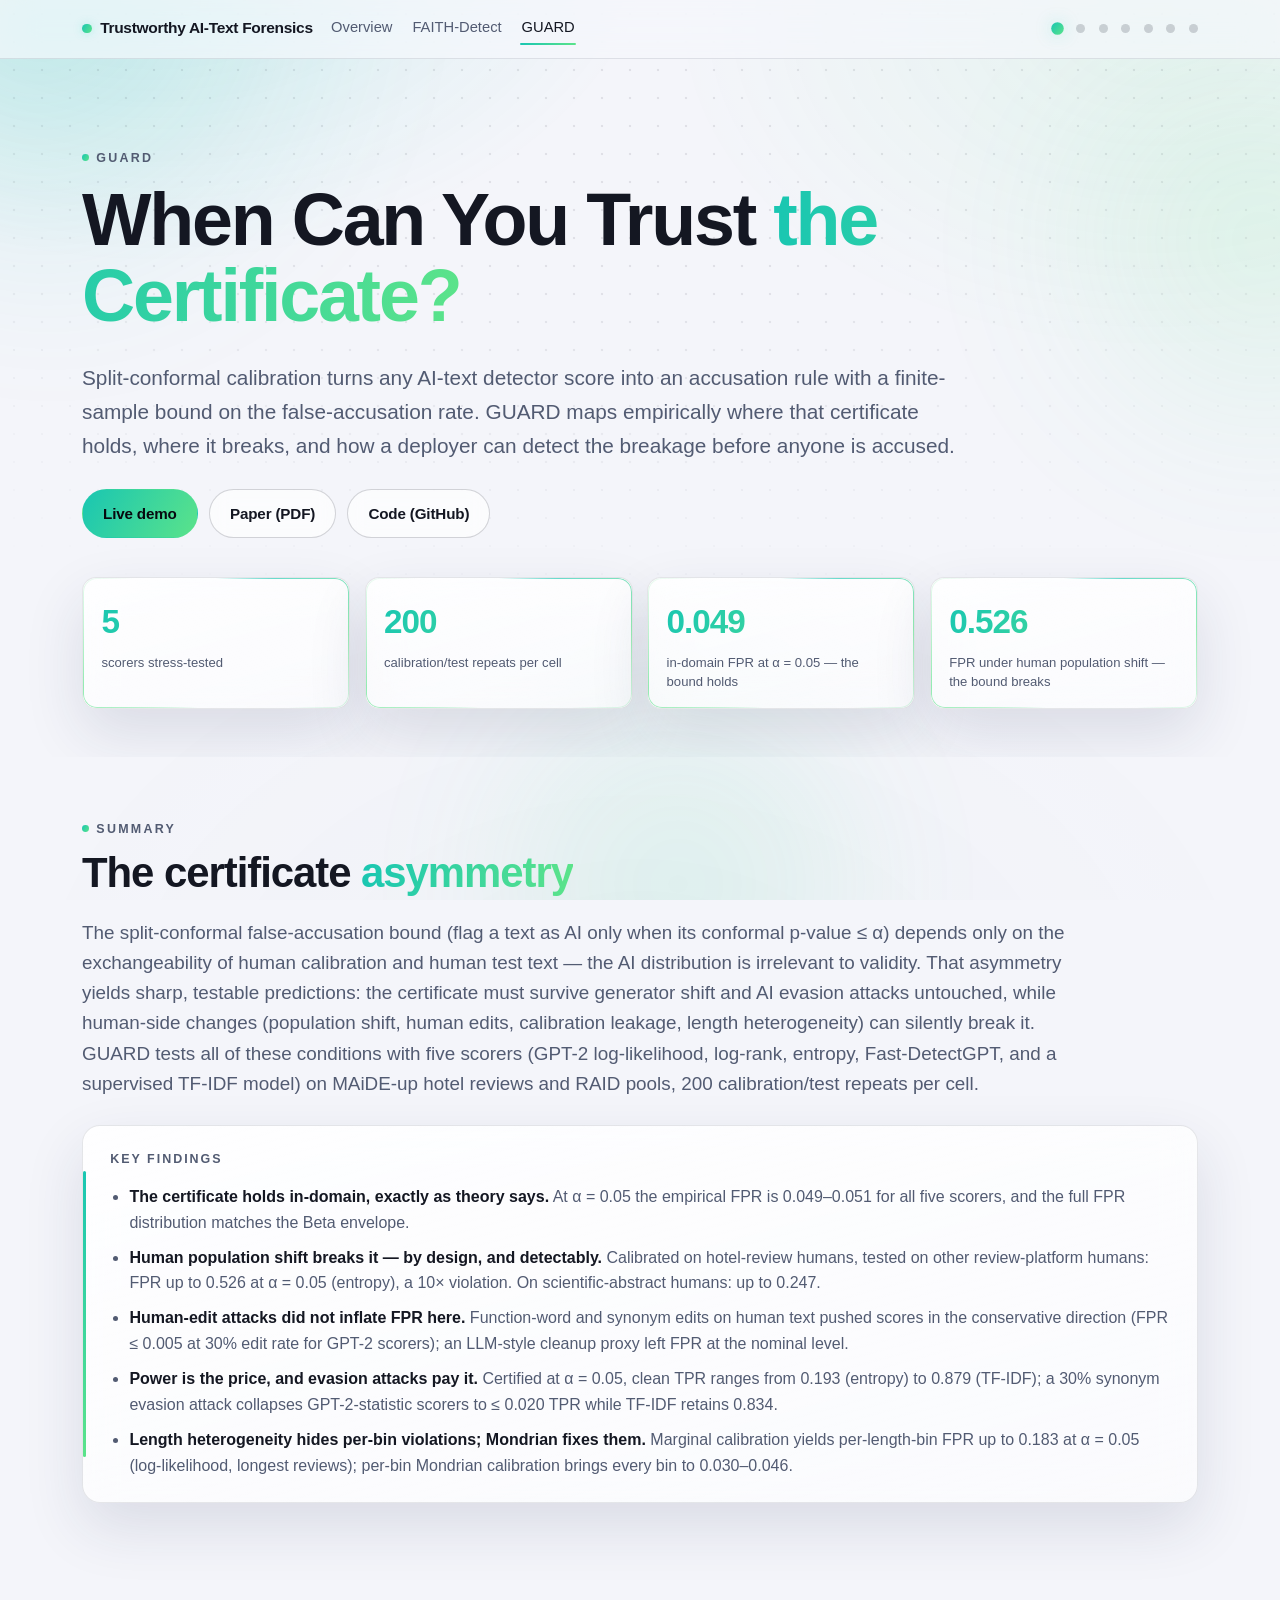
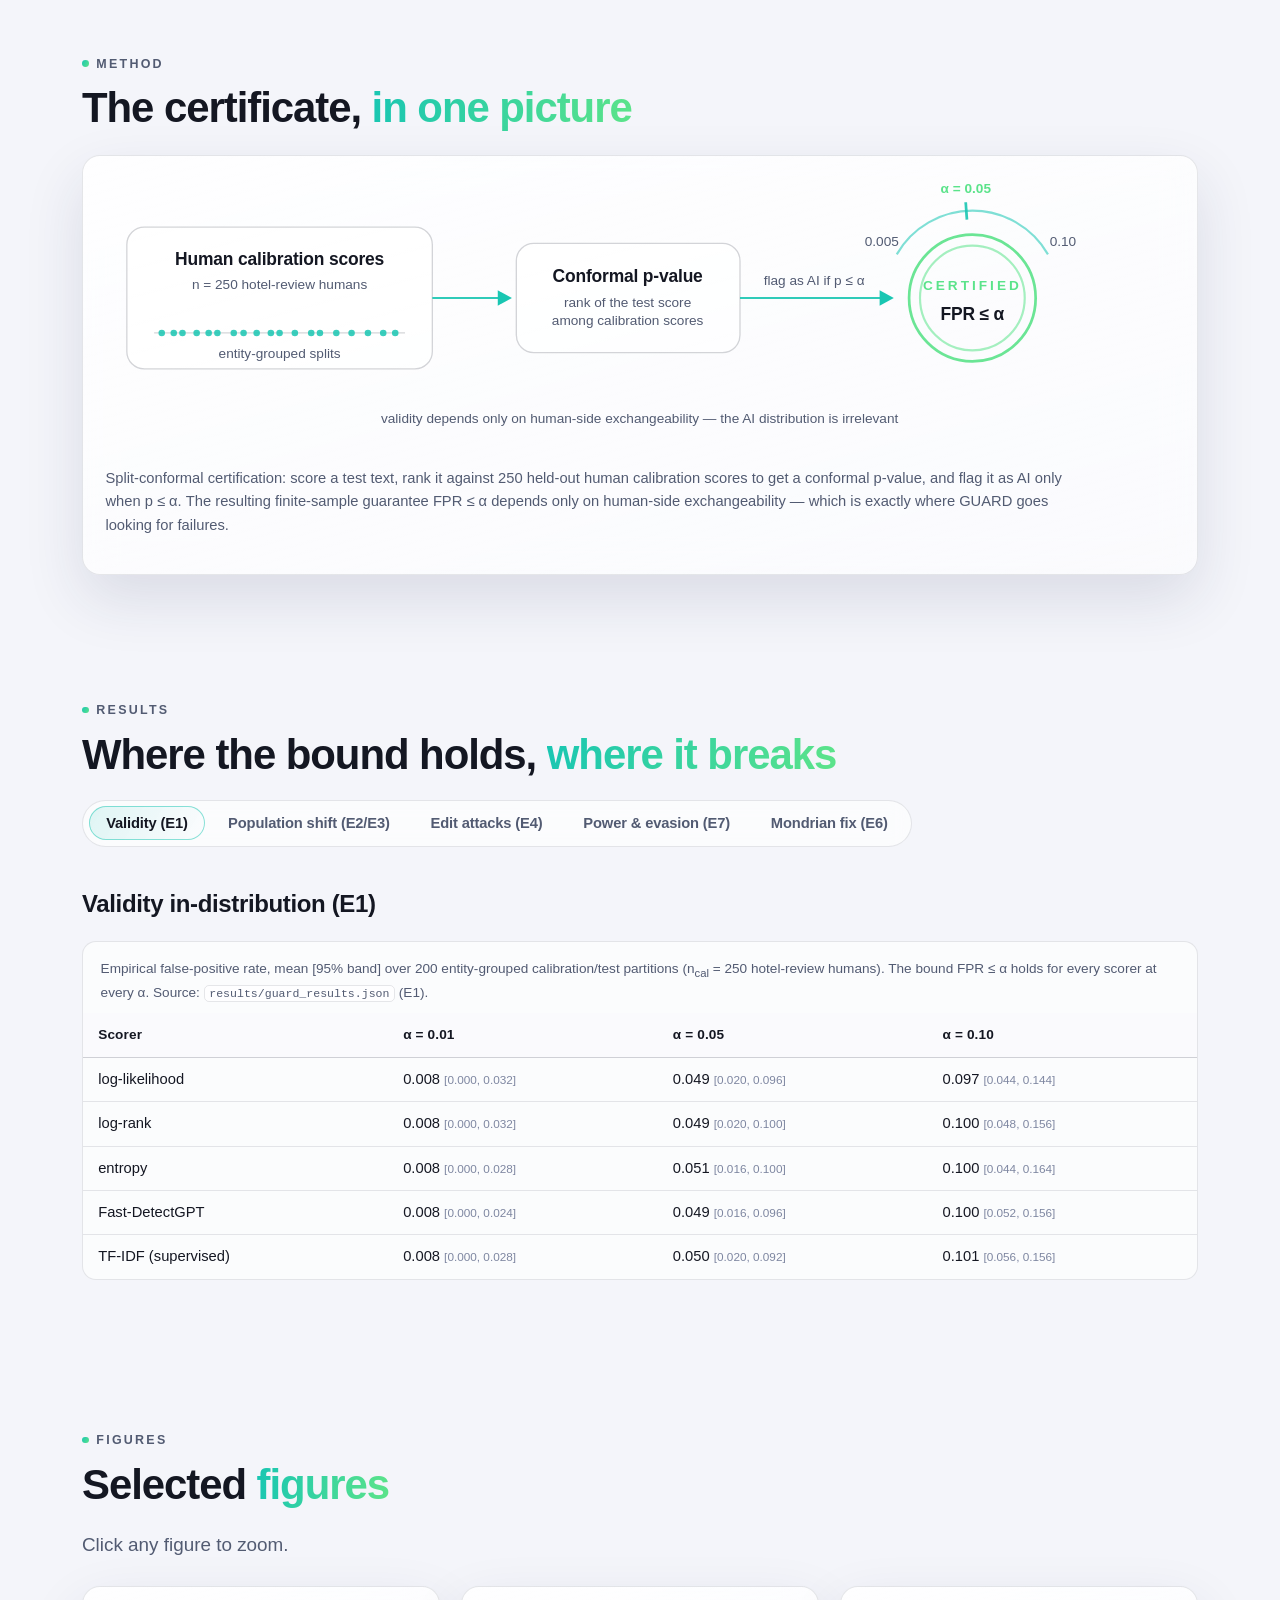
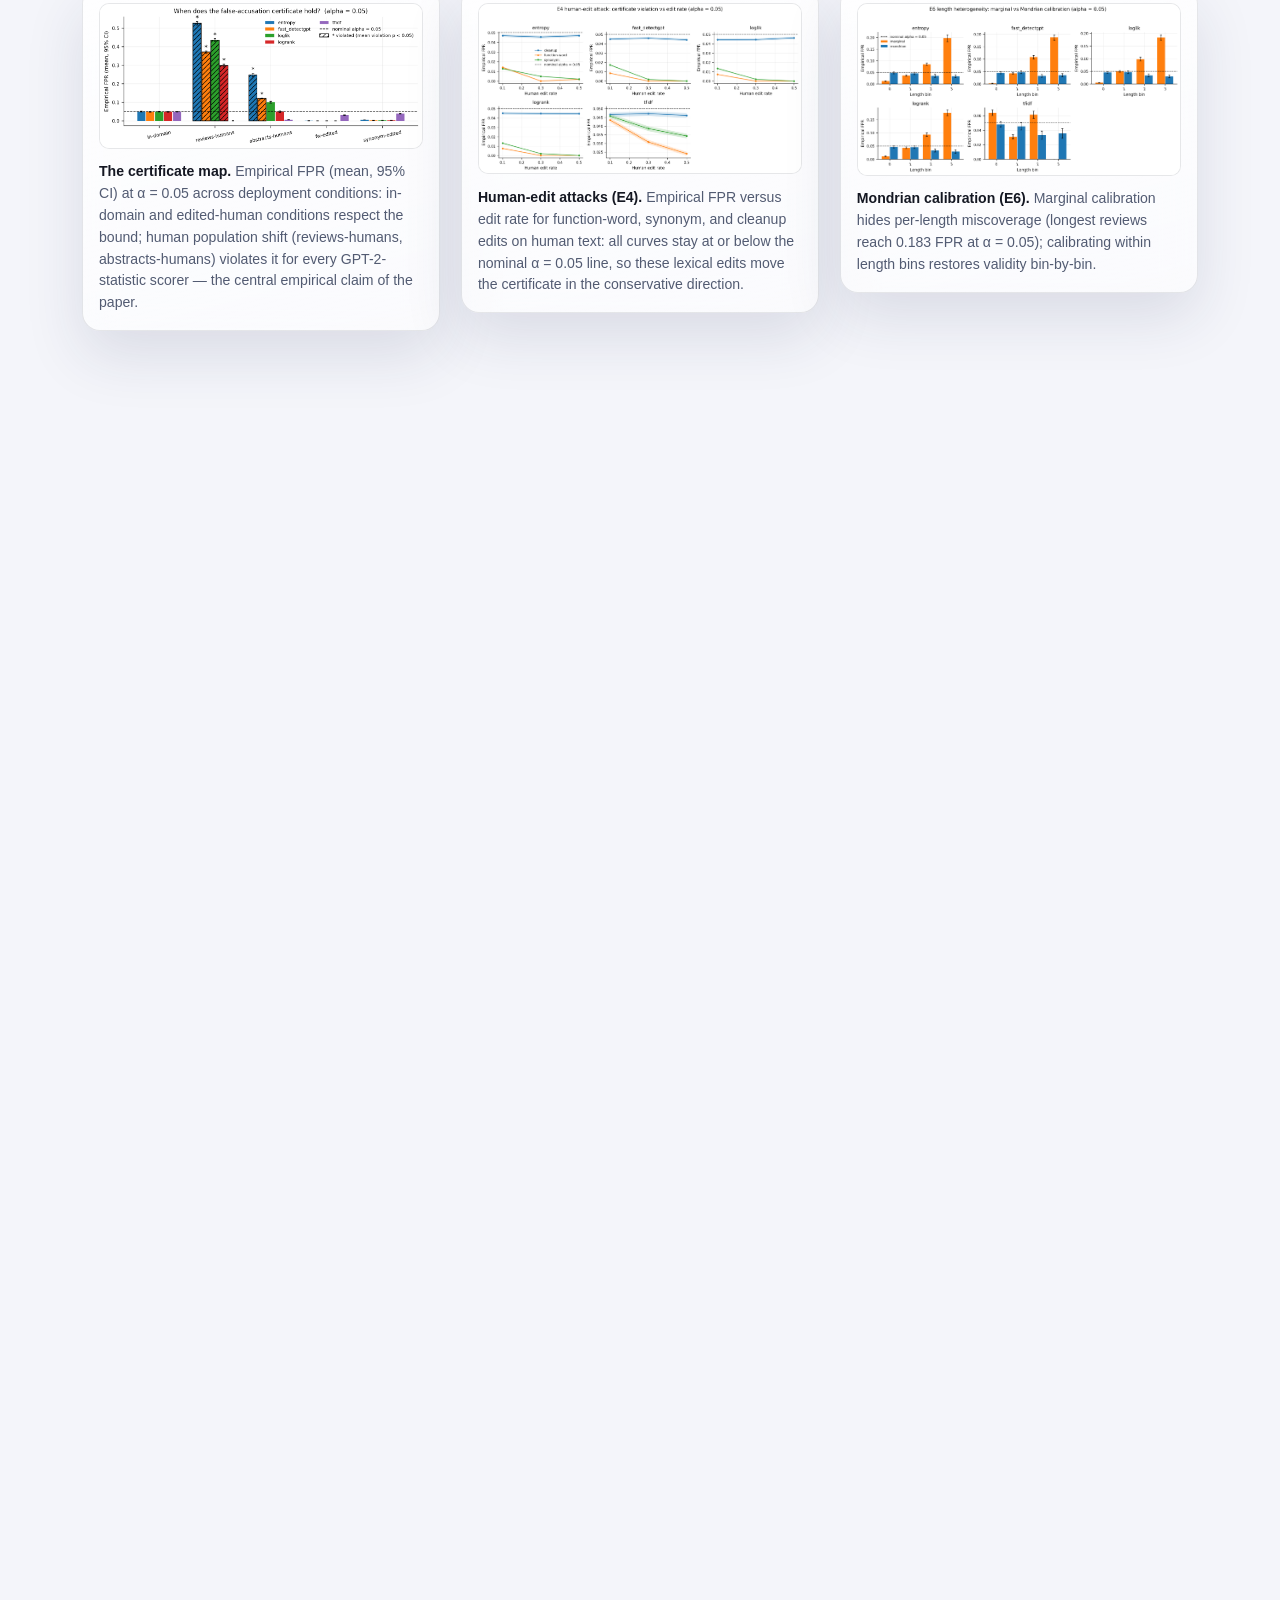
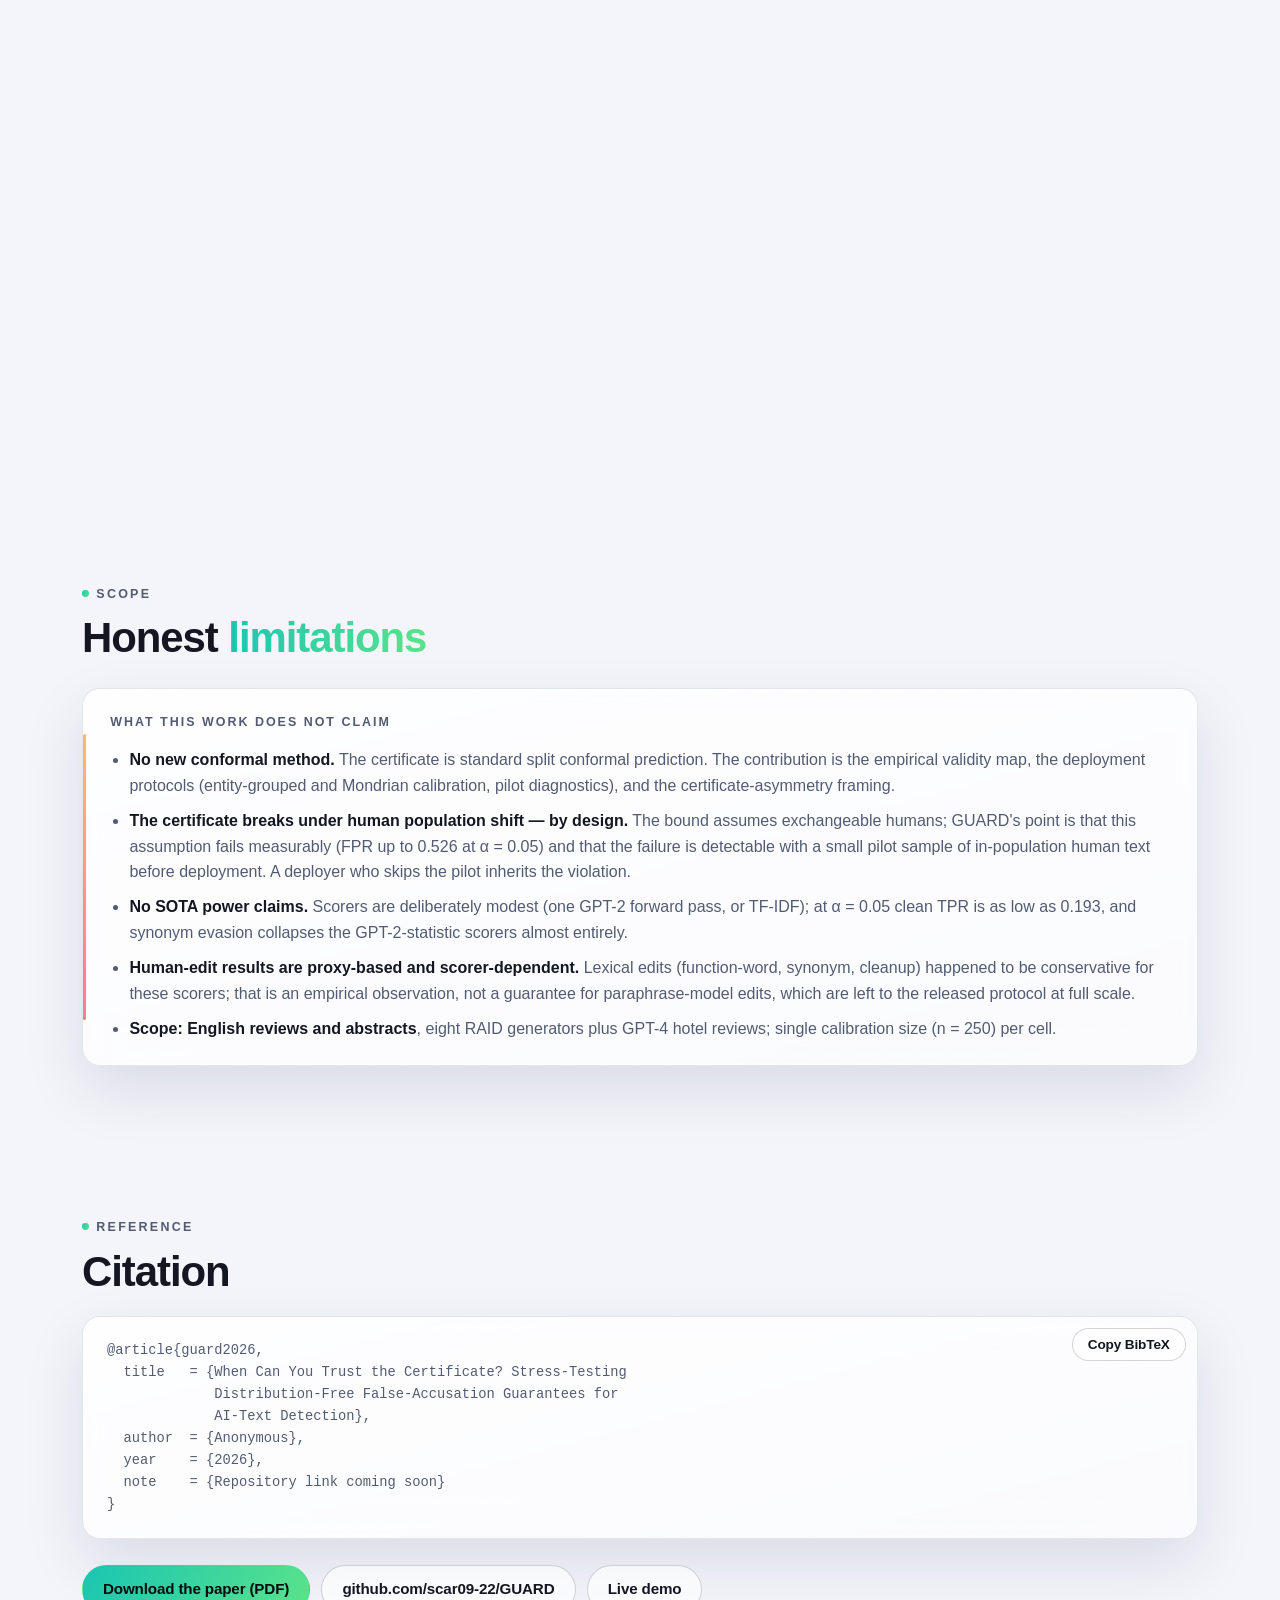
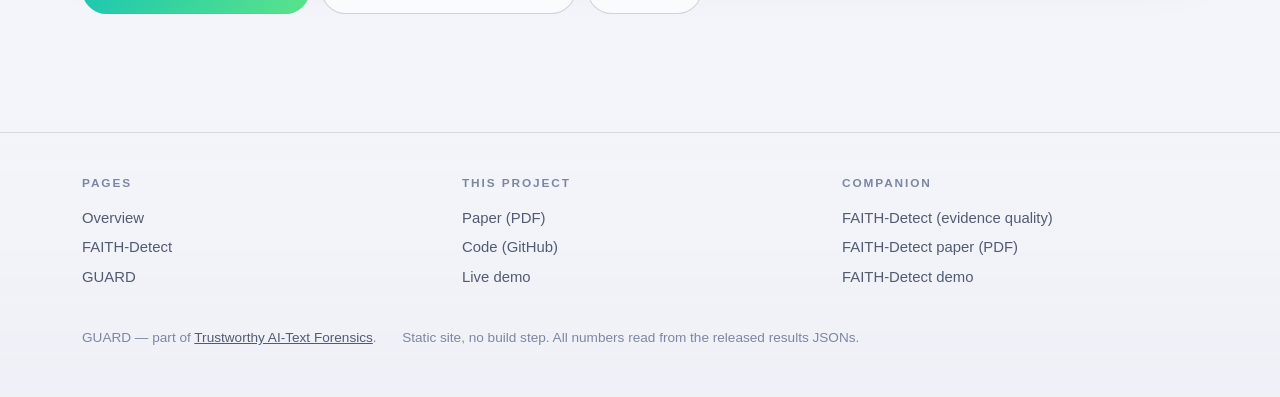
<file: guard.html>
<!DOCTYPE html>
<html lang="en">
<head>
<meta charset="utf-8">
<meta name="viewport" content="width=device-width, initial-scale=1">
<title>GUARD — When Can You Trust the Certificate?</title>
<meta name="description" content="GUARD: stress-testing distribution-free false-accusation guarantees for AI-text detection. Where the split-conformal certificate holds, where it breaks, and how to tell.">
<meta name="theme-color" content="#0a0c12">
<link rel="stylesheet" href="assets/style.css">
<script src="assets/site.js" defer></script>
</head>
<body class="theme-guard">

<a class="skip" href="#main">Skip to content</a>
<div class="bg-glow" aria-hidden="true"></div>
<div class="orbs" aria-hidden="true"><span class="orb orb-a"></span><span class="orb orb-b"></span><span class="orb orb-c"></span></div>

<nav class="topnav">
  <div class="nav-inner">
    <a class="brand" href="index.html">Trustworthy AI-Text Forensics</a>
    <a class="navlink" href="index.html">Overview</a>
    <a class="navlink" href="faith.html">FAITH-Detect</a>
    <a class="navlink active" href="guard.html">GUARD</a>
    <div class="nav-dots" aria-label="On this page">
      <a href="#summary" title="Summary" aria-label="Summary"></a>
      <a href="#method" title="Method" aria-label="Method"></a>
      <a href="#results" title="Results" aria-label="Results"></a>
      <a href="#figures" title="Figures" aria-label="Figures"></a>
      <a href="#demo" title="Live demo" aria-label="Live demo"></a>
      <a href="#limitations" title="Limitations" aria-label="Limitations"></a>
      <a href="#citation" title="Citation" aria-label="Citation"></a>
    </div>
  </div>
  <span class="nav-progress" aria-hidden="true"></span>
</nav>

<header class="hero">
  <div class="container">
    <p class="eyebrow">GUARD</p>
    <h1>When Can You Trust <span class="grad">the Certificate?</span></h1>
    <p class="thesis">
      Split-conformal calibration turns any AI-text detector score into an accusation rule with a
      finite-sample bound on the false-accusation rate. GUARD maps empirically where that
      certificate holds, where it breaks, and how a deployer can detect the breakage before
      anyone is accused.
    </p>
    <div class="btn-row">
      <a class="btn primary" href="https://huggingface.co/spaces/scar09-22/guard-certificate-demo">Live demo</a>
      <a class="btn" href="assets/GUARD.pdf">Paper (PDF)</a>
      <a class="btn" href="https://github.com/scar09-22/GUARD">Code (GitHub)</a>
    </div>
    <div class="hero-stats" aria-label="Headline numbers" data-stagger>
      <div class="stat glass">
        <span class="stat-num" data-count="5">5</span>
        <span class="stat-label">scorers stress-tested</span>
      </div>
      <div class="stat glass">
        <span class="stat-num" data-count="200">200</span>
        <span class="stat-label">calibration/test repeats per cell</span>
      </div>
      <div class="stat glass">
        <span class="stat-num" data-count="0.049">0.049</span>
        <span class="stat-label">in-domain FPR at &alpha; = 0.05 &mdash; the bound holds</span>
      </div>
      <div class="stat glass">
        <span class="stat-num" data-count="0.526">0.526</span>
        <span class="stat-label">FPR under human population shift &mdash; the bound breaks</span>
      </div>
    </div>
  </div>
</header>

<main id="main" class="container">

  <section id="summary">
    <p class="section-kicker" data-reveal>Summary</p>
    <h2 data-reveal>The certificate <span class="grad">asymmetry</span></h2>
    <p class="lede" data-reveal>
      The split-conformal false-accusation bound (flag a text as AI only when its conformal
      p-value &le; &alpha;) depends only on the exchangeability of human calibration and human test
      text &mdash; the AI distribution is irrelevant to validity. That asymmetry yields sharp,
      testable predictions: the certificate must survive generator shift and AI evasion attacks
      untouched, while human-side changes (population shift, human edits, calibration leakage,
      length heterogeneity) can silently break it. GUARD tests all of these conditions with
      five scorers (GPT-2 log-likelihood, log-rank, entropy, Fast-DetectGPT, and a supervised
      TF-IDF model) on MAiDE-up hotel reviews and RAID pools, 200 calibration/test repeats per cell.
    </p>
    <div class="callout glass" data-reveal>
      <h4 class="callout-title">Key findings</h4>
      <ul>
        <li><strong>The certificate holds in-domain, exactly as theory says.</strong> At &alpha; = 0.05
            the empirical FPR is 0.049&ndash;0.051 for all five scorers, and the full FPR
            distribution matches the Beta envelope.</li>
        <li><strong>Human population shift breaks it &mdash; by design, and detectably.</strong> Calibrated
            on hotel-review humans, tested on other review-platform humans: FPR up to 0.526 at
            &alpha; = 0.05 (entropy), a 10&times; violation. On scientific-abstract humans: up to 0.247.</li>
        <li><strong>Human-edit attacks did not inflate FPR here.</strong> Function-word and synonym edits
            on human text pushed scores in the conservative direction (FPR &le; 0.005 at 30% edit
            rate for GPT-2 scorers); an LLM-style cleanup proxy left FPR at the nominal level.</li>
        <li><strong>Power is the price, and evasion attacks pay it.</strong> Certified at &alpha; = 0.05,
            clean TPR ranges from 0.193 (entropy) to 0.879 (TF-IDF); a 30% synonym evasion attack
            collapses GPT-2-statistic scorers to &le; 0.020 TPR while TF-IDF retains 0.834.</li>
        <li><strong>Length heterogeneity hides per-bin violations; Mondrian fixes them.</strong> Marginal
            calibration yields per-length-bin FPR up to 0.183 at &alpha; = 0.05 (log-likelihood,
            longest reviews); per-bin Mondrian calibration brings every bin to 0.030&ndash;0.046.</li>
      </ul>
    </div>
  </section>

  <section id="method">
    <p class="section-kicker" data-reveal>Method</p>
    <h2 data-reveal>The certificate, <span class="grad">in one picture</span></h2>
    <div class="method-figure glass">
      <svg class="method-svg" viewBox="0 0 980 250" role="img" data-reveal
           aria-label="Method diagram: human calibration scores produce a conformal p-value; flagging when p is at most alpha yields a certificate stamping the false positive rate at most alpha, with an alpha dial set to 0.05.">

        <!-- calibration scores -->
        <g class="node" style="--d:0s">
          <rect class="box" x="20" y="45" width="280" height="130" rx="16"/>
          <text x="160" y="80" text-anchor="middle" class="label">Human calibration scores</text>
          <text x="160" y="102" text-anchor="middle" class="sub">n = 250 hotel-review humans</text>
          <line class="axis" x1="45" y1="142" x2="275" y2="142"/>
          <circle class="dotc" cx="52" cy="142" r="3"/>
          <circle class="dotc" cx="63" cy="142" r="3"/>
          <circle class="dotc" cx="71" cy="142" r="3"/>
          <circle class="dotc" cx="84" cy="142" r="3"/>
          <circle class="dotc" cx="95" cy="142" r="3"/>
          <circle class="dotc" cx="103" cy="142" r="3"/>
          <circle class="dotc" cx="118" cy="142" r="3"/>
          <circle class="dotc" cx="127" cy="142" r="3"/>
          <circle class="dotc" cx="139" cy="142" r="3"/>
          <circle class="dotc" cx="152" cy="142" r="3"/>
          <circle class="dotc" cx="160" cy="142" r="3"/>
          <circle class="dotc" cx="174" cy="142" r="3"/>
          <circle class="dotc" cx="189" cy="142" r="3"/>
          <circle class="dotc" cx="197" cy="142" r="3"/>
          <circle class="dotc" cx="212" cy="142" r="3"/>
          <circle class="dotc" cx="226" cy="142" r="3"/>
          <circle class="dotc" cx="241" cy="142" r="3"/>
          <circle class="dotc" cx="255" cy="142" r="3"/>
          <circle class="dotc" cx="266" cy="142" r="3"/>
          <text x="160" y="165" text-anchor="middle" class="sub">entity-grouped splits</text>
        </g>

        <!-- wire 1 -->
        <path class="wire" pathLength="1" d="M300,110 L362,110" style="--d:.2s"/>
        <polygon class="arrowhead node" points="373,110 360,103 360,117" style="--d:.4s"/>

        <!-- p-value -->
        <g class="node" style="--d:.35s">
          <rect class="box" x="377" y="60" width="205" height="100" rx="16"/>
          <text x="479" y="95" text-anchor="middle" class="label">Conformal p-value</text>
          <text x="479" y="118" text-anchor="middle" class="sub">rank of the test score</text>
          <text x="479" y="135" text-anchor="middle" class="sub">among calibration scores</text>
        </g>

        <!-- wire 2 -->
        <path class="wire" pathLength="1" d="M582,110 L712,110" style="--d:.55s"/>
        <polygon class="arrowhead node" points="723,110 710,103 710,117" style="--d:.75s"/>
        <text x="650" y="98" text-anchor="middle" class="sub node" style="--d:.65s">flag as AI if p &le; &alpha;</text>

        <!-- certificate stamp -->
        <circle class="wire stamp-ring" pathLength="1" cx="795" cy="110" r="58" style="--d:.7s;stroke-width:2.5"/>
        <circle class="wire stamp-ring" pathLength="1" cx="795" cy="110" r="48" style="--d:.85s;opacity:.55"/>
        <g class="node" style="--d:1s">
          <text x="795" y="103" text-anchor="middle" class="sub accent-text" style="letter-spacing:.22em">CERTIFIED</text>
          <text x="795" y="130" text-anchor="middle" class="label">FPR &le; &alpha;</text>
        </g>

        <!-- alpha dial -->
        <path class="wire" pathLength="1" d="M725.7,70 A80,80 0 0 1 864.3,70" style="--d:.9s;opacity:.55"/>
        <line class="wire" pathLength="1" x1="790" y1="38.2" x2="788.9" y2="22.2" style="--d:1.05s;stroke-width:2.5"/>
        <text x="789" y="14" text-anchor="middle" class="sub accent-text node" style="--d:1.15s">&alpha; = 0.05</text>
        <text x="712" y="62" text-anchor="middle" class="sub node" style="--d:1.05s">0.005</text>
        <text x="878" y="62" text-anchor="middle" class="sub node" style="--d:1.05s">0.10</text>

        <!-- asymmetry note -->
        <text x="490" y="225" text-anchor="middle" class="sub node" style="--d:1.2s">validity
          depends only on human-side exchangeability &mdash; the AI distribution is irrelevant</text>
      </svg>
      <p class="method-caption">
        Split-conformal certification: score a test text, rank it against 250 held-out human
        calibration scores to get a conformal p-value, and flag it as AI only when p &le; &alpha;.
        The resulting finite-sample guarantee FPR &le; &alpha; depends only on human-side
        exchangeability &mdash; which is exactly where GUARD goes looking for failures.
      </p>
    </div>
  </section>

  <section id="results">
    <p class="section-kicker" data-reveal>Results</p>
    <h2 data-reveal>Where the bound holds, <span class="grad">where it breaks</span></h2>

    <div class="tabs" data-tabs data-reveal>
      <div class="tab-list" role="tablist" aria-label="GUARD results">
        <button class="tab" role="tab" id="t-e1" aria-controls="p-e1" aria-selected="true" type="button">Validity (E1)</button>
        <button class="tab" role="tab" id="t-shift" aria-controls="p-shift" aria-selected="false" type="button">Population shift (E2/E3)</button>
        <button class="tab" role="tab" id="t-edits" aria-controls="p-edits" aria-selected="false" type="button">Edit attacks (E4)</button>
        <button class="tab" role="tab" id="t-power" aria-controls="p-power" aria-selected="false" type="button">Power &amp; evasion (E7)</button>
        <button class="tab" role="tab" id="t-mondrian" aria-controls="p-mondrian" aria-selected="false" type="button">Mondrian fix (E6)</button>
      </div>

      <div class="tab-panel" role="tabpanel" id="p-e1" aria-labelledby="t-e1">
        <h3>Validity in-distribution (E1)</h3>
        <div class="table-wrap">
          <table class="results">
            <caption>Empirical false-positive rate, mean [95% band] over 200 entity-grouped
            calibration/test partitions (n<sub>cal</sub> = 250 hotel-review humans). The bound
            FPR &le; &alpha; holds for every scorer at every &alpha;. Source: <code>results/guard_results.json</code> (E1).</caption>
            <thead>
              <tr><th>Scorer</th><th>&alpha; = 0.01</th><th>&alpha; = 0.05</th><th>&alpha; = 0.10</th></tr>
            </thead>
            <tbody>
              <tr><td>log-likelihood</td>
                <td class="num">0.008 <span class="ci">[0.000, 0.032]</span></td>
                <td class="num">0.049 <span class="ci">[0.020, 0.096]</span></td>
                <td class="num">0.097 <span class="ci">[0.044, 0.144]</span></td></tr>
              <tr><td>log-rank</td>
                <td class="num">0.008 <span class="ci">[0.000, 0.032]</span></td>
                <td class="num">0.049 <span class="ci">[0.020, 0.100]</span></td>
                <td class="num">0.100 <span class="ci">[0.048, 0.156]</span></td></tr>
              <tr><td>entropy</td>
                <td class="num">0.008 <span class="ci">[0.000, 0.028]</span></td>
                <td class="num">0.051 <span class="ci">[0.016, 0.100]</span></td>
                <td class="num">0.100 <span class="ci">[0.044, 0.164]</span></td></tr>
              <tr><td>Fast-DetectGPT</td>
                <td class="num">0.008 <span class="ci">[0.000, 0.024]</span></td>
                <td class="num">0.049 <span class="ci">[0.016, 0.096]</span></td>
                <td class="num">0.100 <span class="ci">[0.052, 0.156]</span></td></tr>
              <tr><td>TF-IDF (supervised)</td>
                <td class="num">0.008 <span class="ci">[0.000, 0.028]</span></td>
                <td class="num">0.050 <span class="ci">[0.020, 0.092]</span></td>
                <td class="num">0.101 <span class="ci">[0.056, 0.156]</span></td></tr>
            </tbody>
          </table>
        </div>
      </div>

      <div class="tab-panel" role="tabpanel" id="p-shift" aria-labelledby="t-shift" hidden>
        <h3>Where the certificate breaks: human population shift (E2/E3)</h3>
        <div class="table-wrap">
          <table class="results">
            <caption>Empirical FPR at &alpha; = 0.05, mean [95% CI] over 200 repeats, when the
            calibration humans (hotel reviews) no longer match the test humans. Bold red = certified
            bound violated. Source: <code>results/guard_results.json</code> (E2 pool humans, E3 abstracts).</caption>
            <thead>
              <tr><th>Scorer</th><th>In-domain humans</th><th>Other review-platform humans</th><th>Scientific-abstract humans</th></tr>
            </thead>
            <tbody>
              <tr><td>log-likelihood</td>
                <td class="num">0.049</td>
                <td class="num broken">0.435 <span class="ci">[0.308, 0.567]</span></td>
                <td class="num broken">0.101 <span class="ci">[0.025, 0.175]</span></td></tr>
              <tr><td>log-rank</td>
                <td class="num">0.049</td>
                <td class="num broken">0.298 <span class="ci">[0.195, 0.411]</span></td>
                <td class="num">0.049 <span class="ci">[0.017, 0.117]</span></td></tr>
              <tr><td>entropy</td>
                <td class="num">0.051</td>
                <td class="num broken">0.526 <span class="ci">[0.455, 0.667]</span></td>
                <td class="num broken">0.247 <span class="ci">[0.183, 0.409]</span></td></tr>
              <tr><td>Fast-DetectGPT</td>
                <td class="num">0.049</td>
                <td class="num broken">0.371 <span class="ci">[0.280, 0.414]</span></td>
                <td class="num broken">0.121 <span class="ci">[0.092, 0.142]</span></td></tr>
              <tr><td>TF-IDF (supervised)</td>
                <td class="num">0.050</td>
                <td class="num">0.000 <span class="ci">[0.000, 0.003]</span></td>
                <td class="num">0.006 <span class="ci">[0.000, 0.008]</span></td></tr>
            </tbody>
          </table>
        </div>
        <p class="table-note">The violation is one-sided and large &mdash; exactly the failure mode a
        deployer must rule out. Because it appears as excess flags on a small pilot sample of
        in-population human text, a pre-deployment pilot diagnostic detects it before accusations
        are made.</p>
      </div>

      <div class="tab-panel" role="tabpanel" id="p-edits" aria-labelledby="t-edits" hidden>
        <h3>Human-edit attacks on the certificate (E4)</h3>
        <div class="table-wrap">
          <table class="results">
            <caption>Empirical FPR at &alpha; = 0.05 when human test text is edited (30% edit rate;
            calibration on clean humans). All cells remain at or below the certified level &mdash; for
            these lexical edits the certificate fails conservative, not unsafe. Source:
            <code>results/guard_results.json</code> (E4).</caption>
            <thead>
              <tr><th>Scorer</th><th>Clean</th><th>Function-word edits</th><th>Synonym edits</th><th>Cleanup proxy</th></tr>
            </thead>
            <tbody>
              <tr><td>log-likelihood</td><td class="num">0.049</td><td class="num">0.000</td><td class="num">0.002</td><td class="num">0.044</td></tr>
              <tr><td>log-rank</td><td class="num">0.049</td><td class="num">0.000</td><td class="num">0.002</td><td class="num">0.045</td></tr>
              <tr><td>entropy</td><td class="num">0.051</td><td class="num">0.000</td><td class="num">0.005</td><td class="num">0.046</td></tr>
              <tr><td>Fast-DetectGPT</td><td class="num">0.049</td><td class="num">0.000</td><td class="num">0.002</td><td class="num">0.046</td></tr>
              <tr><td>TF-IDF (supervised)</td><td class="num">0.050</td><td class="num">0.031</td><td class="num">0.039</td><td class="num">0.047</td></tr>
            </tbody>
          </table>
        </div>
      </div>

      <div class="tab-panel" role="tabpanel" id="p-power" aria-labelledby="t-power" hidden>
        <h3>The cost of certification: power, clean vs evasion (E7)</h3>
        <div class="table-wrap">
          <table class="results">
            <caption>True-positive rate on AI text at the certified &alpha; = 0.05 operating point,
            mean [95% CI] over 200 repeats; evasion = 30% synonym substitution on AI text
            (certificate untouched &mdash; humans unchanged). Source: <code>results/guard_results.json</code> (E7).</caption>
            <thead>
              <tr><th>Scorer</th><th>TPR, clean AI</th><th>TPR, synonym evasion</th></tr>
            </thead>
            <tbody>
              <tr><td>log-likelihood</td>
                <td class="num">0.374 <span class="ci">[0.275, 0.460]</span></td>
                <td class="num broken">0.008 <span class="ci">[0.002, 0.010]</span></td></tr>
              <tr><td>log-rank</td>
                <td class="num">0.300 <span class="ci">[0.242, 0.380]</span></td>
                <td class="num broken">0.009 <span class="ci">[0.004, 0.010]</span></td></tr>
              <tr><td>entropy</td>
                <td class="num">0.193 <span class="ci">[0.148, 0.292]</span></td>
                <td class="num broken">0.020 <span class="ci">[0.014, 0.040]</span></td></tr>
              <tr><td>Fast-DetectGPT</td>
                <td class="num">0.236 <span class="ci">[0.144, 0.276]</span></td>
                <td class="num broken">0.001 <span class="ci">[0.000, 0.004]</span></td></tr>
              <tr><td>TF-IDF (supervised)</td>
                <td class="num best">0.879 <span class="ci">[0.850, 0.916]</span></td>
                <td class="num best">0.834 <span class="ci">[0.794, 0.894]</span></td></tr>
            </tbody>
          </table>
        </div>
      </div>

      <div class="tab-panel" role="tabpanel" id="p-mondrian" aria-labelledby="t-mondrian" hidden>
        <h3>Length heterogeneity and the Mondrian fix (E6)</h3>
        <div class="table-wrap">
          <table class="results">
            <caption>Per-length-bin empirical FPR at &alpha; = 0.05 (log-likelihood scorer, mean over
            200 repeats). Marginal calibration is valid on average but mis-covers per bin; Mondrian
            (per-bin) calibration restores per-bin validity. Source: <code>results/guard_results.json</code> (E6).</caption>
            <thead>
              <tr><th>Review length (words)</th><th>0&ndash;30</th><th>30&ndash;60</th><th>60&ndash;120</th><th>120+</th></tr>
            </thead>
            <tbody>
              <tr><td>Marginal calibration</td>
                <td class="num">0.005</td><td class="num">0.050</td>
                <td class="num broken">0.098</td><td class="num broken">0.183</td></tr>
              <tr><td>Mondrian (per-bin)</td>
                <td class="num">0.046</td><td class="num">0.046</td>
                <td class="num best">0.034</td><td class="num best">0.030</td></tr>
            </tbody>
          </table>
        </div>
      </div>
    </div>
  </section>

  <section id="figures">
    <p class="section-kicker" data-reveal>Figures</p>
    <h2 data-reveal>Selected <span class="grad">figures</span></h2>
    <p class="lede" data-reveal>Click any figure to zoom.</p>
    <div class="masonry" data-stagger>

      <figure class="figure-card glass">
        <img src="assets/guard-certificate-map.png" alt="Empirical FPR across deployment conditions at alpha 0.05 for five scorers" loading="lazy">
        <figcaption><strong>The certificate map.</strong> Empirical FPR (mean, 95% CI) at
        &alpha; = 0.05 across deployment conditions: in-domain and edited-human conditions respect
        the bound; human population shift (reviews-humans, abstracts-humans) violates it for
        every GPT-2-statistic scorer &mdash; the central empirical claim of the paper.</figcaption>
      </figure>

      <figure class="figure-card glass">
        <img src="assets/guard-validity-envelope.png" alt="Empirical FPR distribution against theoretical Beta envelope" loading="lazy">
        <figcaption><strong>Validity envelope (E1).</strong> Across 200 calibration/test
        partitions the entire empirical FPR distribution sits inside the exact Beta envelope
        predicted by conformal theory &mdash; the experimental machinery reproduces the theorem
        before it is stress-tested.</figcaption>
      </figure>

      <figure class="figure-card glass">
        <img src="assets/guard-violation-vs-rate.png" alt="Certificate violation versus human edit rate per scorer and attack" loading="lazy">
        <figcaption><strong>Human-edit attacks (E4).</strong> Empirical FPR versus edit rate for
        function-word, synonym, and cleanup edits on human text: all curves stay at or below the
        nominal &alpha; = 0.05 line, so these lexical edits move the certificate in the conservative
        direction.</figcaption>
      </figure>

      <figure class="figure-card glass">
        <img src="assets/guard-leakage.png" alt="Per-repeat FPR distributions for random versus entity-grouped calibration splits" loading="lazy">
        <figcaption><strong>Calibration leakage probe (E5).</strong> Random versus entity-grouped
        (hotel-disjoint) calibration: per-repeat FPR distributions overlap at this scale, so
        certified deployments should still use grouped calibration as cheap insurance &mdash; here it
        costs nothing.</figcaption>
      </figure>

      <figure class="figure-card glass">
        <img src="assets/guard-mondrian.png" alt="Per-length-bin FPR under marginal versus Mondrian calibration" loading="lazy">
        <figcaption><strong>Mondrian calibration (E6).</strong> Marginal calibration hides
        per-length miscoverage (longest reviews reach 0.183 FPR at &alpha; = 0.05); calibrating
        within length bins restores validity bin-by-bin.</figcaption>
      </figure>

      <figure class="figure-card glass">
        <img src="assets/guard-power-frontier.png" alt="Power versus certified alpha frontier per scorer" loading="lazy">
        <figcaption><strong>Power&ndash;certificate frontier (E7).</strong> TPR at each certified
        &alpha; &isin; {0.005, &hellip;, 0.1} per scorer: certification is free for validity but not
        for power, and the gap between scorers is the deployer's real choice variable.</figcaption>
      </figure>

      <figure class="figure-card glass">
        <img src="assets/guard-per-generator.png" alt="Per-generator detection power at certified alpha" loading="lazy">
        <figcaption><strong>Generator shift (E2).</strong> Power per RAID generator at the
        certified operating point: validity is untouched by a new generator (humans unchanged),
        but power varies widely across the eight generators &mdash; the asymmetry in action.</figcaption>
      </figure>

    </div>
  </section>

  <section id="demo">
    <p class="section-kicker" data-reveal>Live demo</p>
    <h2 data-reveal>Try it <span class="grad">in the browser</span></h2>
    <p class="lede" data-reveal>Score a text, see its conformal p-value against the calibration
    set, and watch the certificate hold or refuse at your chosen &alpha;. Embedded from
    Hugging Face Spaces.</p>
    <div class="demo-frame glass" data-reveal>
      <iframe src="https://scar09-22-guard-certificate-demo.hf.space" loading="lazy"
              title="GUARD certificate live demo (Hugging Face Space)"></iframe>
    </div>
    <p class="demo-links" data-reveal>
      <a href="https://huggingface.co/spaces/scar09-22/guard-certificate-demo">Open full screen on Hugging Face &#8599;</a>
      <span>If the embed does not load, use the full-screen link.</span>
    </p>
  </section>

  <section id="limitations">
    <p class="section-kicker" data-reveal>Scope</p>
    <h2 data-reveal>Honest <span class="grad">limitations</span></h2>
    <div class="callout warn glass" data-reveal>
      <h4 class="callout-title">What this work does not claim</h4>
      <ul>
        <li><strong>No new conformal method.</strong> The certificate is standard split conformal
            prediction. The contribution is the empirical validity map, the deployment protocols
            (entity-grouped and Mondrian calibration, pilot diagnostics), and the
            certificate-asymmetry framing.</li>
        <li><strong>The certificate breaks under human population shift &mdash; by design.</strong> The
            bound assumes exchangeable humans; GUARD's point is that this assumption fails
            measurably (FPR up to 0.526 at &alpha; = 0.05) and that the failure is detectable with a
            small pilot sample of in-population human text before deployment. A deployer who
            skips the pilot inherits the violation.</li>
        <li><strong>No SOTA power claims.</strong> Scorers are deliberately modest (one GPT-2 forward
            pass, or TF-IDF); at &alpha; = 0.05 clean TPR is as low as 0.193, and synonym evasion
            collapses the GPT-2-statistic scorers almost entirely.</li>
        <li><strong>Human-edit results are proxy-based and scorer-dependent.</strong> Lexical edits
            (function-word, synonym, cleanup) happened to be conservative for these scorers; that
            is an empirical observation, not a guarantee for paraphrase-model edits, which are
            left to the released protocol at full scale.</li>
        <li><strong>Scope: English reviews and abstracts</strong>, eight RAID generators plus GPT-4
            hotel reviews; single calibration size (n = 250) per cell.</li>
      </ul>
    </div>
  </section>

  <section id="citation">
    <p class="section-kicker" data-reveal>Reference</p>
    <h2 data-reveal>Citation</h2>
    <div class="bibtex-wrap" data-reveal>
      <pre class="bibtex glass" id="bibtex-guard">@article{guard2026,
  title   = {When Can You Trust the Certificate? Stress-Testing
             Distribution-Free False-Accusation Guarantees for
             AI-Text Detection},
  author  = {Anonymous},
  year    = {2026},
  note    = {Repository link coming soon}
}</pre>
      <button class="btn copy-btn" type="button" data-copy="#bibtex-guard"
              data-copied-msg="BibTeX copied to clipboard">Copy BibTeX</button>
    </div>
    <div class="btn-row" data-reveal>
      <a class="btn primary" href="assets/GUARD.pdf">Download the paper (PDF)</a>
      <a class="btn" href="https://github.com/scar09-22/GUARD">github.com/scar09-22/GUARD</a>
      <a class="btn" href="https://huggingface.co/spaces/scar09-22/guard-certificate-demo">Live demo</a>
    </div>
  </section>

</main>

<footer class="site-footer">
  <div class="container">
    <div class="footer-grid" data-stagger>
      <div class="footer-col">
        <h4 class="footer-title">Pages</h4>
        <a href="index.html">Overview</a>
        <a href="faith.html">FAITH-Detect</a>
        <a href="guard.html">GUARD</a>
      </div>
      <div class="footer-col">
        <h4 class="footer-title">This project</h4>
        <a href="assets/GUARD.pdf">Paper (PDF)</a>
        <a href="https://github.com/scar09-22/GUARD">Code (GitHub)</a>
        <a href="https://huggingface.co/spaces/scar09-22/guard-certificate-demo">Live demo</a>
      </div>
      <div class="footer-col">
        <h4 class="footer-title">Companion</h4>
        <a href="faith.html">FAITH-Detect (evidence quality)</a>
        <a href="assets/FAITH-Detect.pdf">FAITH-Detect paper (PDF)</a>
        <a href="https://huggingface.co/spaces/scar09-22/faith-detect-demo">FAITH-Detect demo</a>
      </div>
    </div>
    <div class="footer-fineprint" data-reveal>
      <span>GUARD &mdash; part of <a href="index.html">Trustworthy AI-Text Forensics</a>.</span>
      <span>Static site, no build step. All numbers read from the released results JSONs.</span>
    </div>
  </div>
</footer>

</body>
</html>
</file>
<file: assets/style.css>
/* ============================================================
   AI-Text Forensics — shared design system
   Dark-first cinematic. Light mode via prefers-color-scheme.
   No CDNs, no build step. All motion behind reduced-motion.
   ============================================================ */

/* ---------- tokens ---------- */
:root{
  --ink:#0a0c12;
  --ink-raised:#0e1119;
  --text:#e9ebf3;
  --muted:#9aa3b8;
  --faint:#6a7390;
  --line:rgba(255,255,255,.08);
  --line-bright:rgba(255,255,255,.16);
  --panel:linear-gradient(165deg,rgba(255,255,255,.07),rgba(255,255,255,.025));
  --panel-flat:rgba(255,255,255,.045);
  --thead-bg:rgba(14,17,25,.94);
  --nav-bg:rgba(10,12,18,.66);
  --shadow:0 24px 70px rgba(2,4,10,.45);
  --faith-a:#7c6cff; --faith-b:#4f8cff;
  --guard-a:#19c6b2; --guard-b:#5be38a;
  --ok:#6fe3a5; --bad:#ff7a8a; --warn:#ffb86b;
  --radius:18px;
  --font:-apple-system,BlinkMacSystemFont,"Segoe UI",Roboto,Helvetica,Arial,sans-serif,
         "Apple Color Emoji","Segoe UI Emoji";
  --mono:ui-monospace,SFMono-Regular,Menlo,Consolas,"Liberation Mono",monospace;
  --dot:rgba(255,255,255,.05);
  color-scheme:dark;
}

/* per-property accents */
body.theme-home{
  --acc-a:#7c6cff; --acc-b:#19c6b2;
  --acc-soft:rgba(110,140,255,.14); --acc-ring:rgba(110,140,255,.45);
  --acc-glow:rgba(110,140,255,.28); --glow-2:rgba(25,198,178,.20);
  --particle:124,116,255;
}
body.theme-faith{
  --acc-a:var(--faith-a); --acc-b:var(--faith-b);
  --acc-soft:rgba(124,108,255,.14); --acc-ring:rgba(124,108,255,.5);
  --acc-glow:rgba(108,124,255,.30); --glow-2:rgba(79,140,255,.18);
  --particle:124,108,255;
}
body.theme-guard{
  --acc-a:var(--guard-a); --acc-b:var(--guard-b);
  --acc-soft:rgba(25,198,178,.13); --acc-ring:rgba(25,198,178,.5);
  --acc-glow:rgba(25,198,178,.26); --glow-2:rgba(91,227,138,.16);
  --particle:25,198,178;
}

@media (prefers-color-scheme: light){
  :root{
    --ink:#f4f5fa;
    --ink-raised:#ffffff;
    --text:#141722;
    --muted:#525b72;
    --faint:#7d86a0;
    --line:rgba(18,22,40,.10);
    --line-bright:rgba(18,22,40,.18);
    --panel:linear-gradient(165deg,rgba(255,255,255,.88),rgba(255,255,255,.58));
    --panel-flat:rgba(255,255,255,.66);
    --thead-bg:rgba(250,250,253,.95);
    --nav-bg:rgba(246,247,251,.72);
    --shadow:0 24px 60px rgba(30,40,80,.12);
    --dot:rgba(15,20,40,.09);
    color-scheme:light;
  }
}

/* ---------- base ---------- */
*{box-sizing:border-box}
html{scroll-behavior:smooth;scroll-padding-top:5.5rem}
body{
  margin:0;background:var(--ink);color:var(--text);
  font-family:var(--font);line-height:1.6;
  -webkit-font-smoothing:antialiased;text-rendering:optimizeLegibility;
  overflow-x:clip;
}

/* dot grid */
body::before{
  content:"";position:fixed;inset:0;z-index:-2;pointer-events:none;
  background-image:radial-gradient(var(--dot) 1px,transparent 1.6px);
  background-size:28px 28px;
  -webkit-mask-image:radial-gradient(120% 90% at 50% 0%,#000 35%,transparent 80%);
  mask-image:radial-gradient(120% 90% at 50% 0%,#000 35%,transparent 80%);
}
/* radial glows */
.bg-glow{
  position:fixed;inset:0;z-index:-3;pointer-events:none;
  background:
    radial-gradient(52rem 36rem at 12% -10%,var(--acc-glow),transparent 62%),
    radial-gradient(46rem 32rem at 90% 2%,var(--glow-2),transparent 66%),
    radial-gradient(70rem 50rem at 50% 115%,rgba(120,130,170,.06),transparent 60%);
}
@media (prefers-color-scheme: light){ .bg-glow{opacity:.55} }

::selection{background:var(--acc-soft)}
:focus-visible{outline:2px solid var(--acc-b);outline-offset:2px;border-radius:4px}

.container{max-width:1180px;margin:0 auto;padding:0 clamp(1.1rem,4vw,2rem)}
main section{padding:clamp(2.6rem,7vh,4.4rem) 0}

.skip{position:absolute;left:-9999px;top:0;z-index:200;background:var(--ink-raised);
  color:var(--text);padding:.8rem 1.2rem;border-radius:0 0 12px 0;text-decoration:none}
.skip:focus{left:0}

/* ---------- typography ---------- */
h1{font-size:clamp(2.5rem,5.4vw + .8rem,4.6rem);letter-spacing:-.03em;line-height:1.04;
   margin:.18em 0 .35em;font-weight:800}
h2{font-size:clamp(1.65rem,2.4vw + .7rem,2.7rem);letter-spacing:-.025em;line-height:1.12;
   margin:.25em 0 .5em;font-weight:760}
h3{font-size:clamp(1.18rem,1.2vw + .8rem,1.5rem);letter-spacing:-.015em;font-weight:700;
   margin:1.6em 0 .6em}
p{margin:.6em 0 1em}
a{color:inherit}

.grad{
  background:linear-gradient(95deg,var(--acc-a),var(--acc-b) 50%,var(--acc-a));
  background-size:200% 100%;background-position:0 0;
  -webkit-background-clip:text;background-clip:text;color:transparent;
  animation:gradShimmer 7s linear infinite;
}
@keyframes gradShimmer{to{background-position:200% 0}}
.eyebrow,.section-kicker{
  font-size:.78rem;letter-spacing:.18em;text-transform:uppercase;
  color:var(--muted);font-weight:650;margin:0 0 .6rem;
}
.eyebrow::before,.section-kicker::before{
  content:"";display:inline-block;width:.55em;height:.55em;border-radius:50%;
  background:linear-gradient(120deg,var(--acc-a),var(--acc-b));
  margin-right:.6em;vertical-align:1px;
}
.lede{font-size:clamp(1.02rem,.4vw + .9rem,1.18rem);color:var(--muted);max-width:62rem}
.lede strong{color:var(--text)}
.thesis{font-size:clamp(1.05rem,.6vw + .95rem,1.3rem);color:var(--muted);max-width:56rem;
  line-height:1.65}
.thesis strong{color:var(--text)}

/* ---------- glass ---------- */
.glass{
  background:var(--panel);
  border:1px solid var(--line);
  border-radius:var(--radius);
  -webkit-backdrop-filter:blur(16px) saturate(1.25);
  backdrop-filter:blur(16px) saturate(1.25);
  box-shadow:var(--shadow);
}

/* ---------- buttons ---------- */
.btn{
  display:inline-flex;align-items:center;gap:.45rem;
  padding:.72rem 1.25rem;border-radius:999px;
  border:1px solid var(--line-bright);background:var(--panel-flat);
  color:var(--text);text-decoration:none;font-weight:600;font-size:.95rem;
  letter-spacing:-.01em;cursor:pointer;font-family:inherit;
  position:relative;overflow:hidden;
  -webkit-backdrop-filter:blur(10px);backdrop-filter:blur(10px);
  transition:transform .25s ease,box-shadow .25s ease,border-color .25s ease;
}
/* hover sheen sweep */
.btn::after{content:"";position:absolute;top:-30%;bottom:-30%;left:-70%;width:50%;
  background:linear-gradient(105deg,transparent,rgba(255,255,255,.34) 50%,transparent);
  transform:skewX(-18deg);pointer-events:none}
.btn:hover::after,.btn:focus-visible::after{
  transition:transform .6s ease;transform:translateX(340%) skewX(-18deg)}
.btn:hover{transform:translateY(-2px);border-color:var(--acc-ring);
  box-shadow:0 10px 28px rgba(0,0,0,.30),0 0 22px var(--acc-glow)}
.btn.primary{background:linear-gradient(120deg,var(--acc-a),var(--acc-b));
  border-color:transparent;color:#07090f}
.btn.primary:hover{box-shadow:0 12px 34px var(--acc-glow)}
.btn.faith{background:linear-gradient(120deg,var(--faith-a),var(--faith-b));
  border-color:transparent;color:#07090f}
.btn.guard{background:linear-gradient(120deg,var(--guard-a),var(--guard-b));
  border-color:transparent;color:#07090f}
.btn-row{display:flex;flex-wrap:wrap;gap:.7rem;margin:1.6rem 0 .4rem}

/* ---------- top nav ---------- */
.topnav{
  position:sticky;top:0;z-index:60;
  background:var(--nav-bg);
  -webkit-backdrop-filter:blur(18px) saturate(1.5);
  backdrop-filter:blur(18px) saturate(1.5);
  border-bottom:1px solid var(--line);
}
.nav-inner{max-width:1180px;margin:0 auto;
  padding:.7rem clamp(1.1rem,4vw,2rem);
  display:flex;align-items:center;gap:1.05rem;flex-wrap:wrap}
.brand{font-weight:760;letter-spacing:-.02em;text-decoration:none;font-size:.97rem;
  white-space:nowrap}
.brand::before{content:"";display:inline-block;width:.62em;height:.62em;border-radius:50%;
  background:linear-gradient(120deg,var(--acc-a),var(--acc-b));margin-right:.55em;
  box-shadow:0 0 10px var(--acc-glow)}
.navlink{color:var(--muted);text-decoration:none;font-size:.92rem;
  padding:.3rem .1rem;border-bottom:2px solid transparent;position:relative;
  transition:color .2s ease}
.navlink::after{content:"";position:absolute;left:0;right:0;bottom:-1px;height:2px;
  border-radius:2px;background:linear-gradient(90deg,var(--acc-a),var(--acc-b));
  transform:scaleX(0);transform-origin:0 50%;
  transition:transform .35s cubic-bezier(.22,.61,.36,1)}
.navlink:hover{color:var(--text)}
.navlink:hover::after,.navlink.active::after{transform:scaleX(1)}
.navlink.active{color:var(--text)}
.nav-dots{margin-left:auto;display:flex;gap:.85rem;align-items:center;padding:.3rem 0}
.nav-dots a{width:9px;height:9px;border-radius:50%;background:var(--line-bright);
  display:block;transition:transform .25s ease,background .25s ease,box-shadow .25s ease}
.nav-dots a:hover{background:var(--muted)}
.nav-dots a.active{background:linear-gradient(130deg,var(--acc-a),var(--acc-b));
  transform:scale(1.4);box-shadow:0 0 12px var(--acc-glow)}
.nav-progress{position:absolute;left:0;right:0;bottom:-1px;height:2px;
  background:linear-gradient(90deg,var(--acc-a),var(--acc-b));
  transform:scaleX(0);transform-origin:0 50%;pointer-events:none}
@media (max-width:860px){ .nav-dots{display:none} }

/* ---------- hero ---------- */
.hero{position:relative;overflow:hidden;padding:clamp(4.2rem,10vh,6.8rem) 0 3rem}
.hero.full{min-height:92vh;display:flex;align-items:center;padding:5.5rem 0 4.5rem}
.hero > .container{position:relative;z-index:1}
#constellation{position:absolute;inset:0;width:100%;height:100%;z-index:0}
.hero.full::after{content:"";position:absolute;left:0;right:0;bottom:0;height:7rem;
  background:linear-gradient(transparent,var(--ink));z-index:0;pointer-events:none}

.hero-stats{display:grid;grid-template-columns:repeat(auto-fit,minmax(165px,1fr));
  gap:.9rem;margin-top:2.4rem}
.stat{padding:1.05rem 1.15rem;border-radius:14px;position:relative}
.stat-num{display:block;font-size:clamp(1.7rem,2.6vw,2.4rem);font-weight:780;
  letter-spacing:-.03em;font-variant-numeric:tabular-nums;
  background:linear-gradient(120deg,var(--acc-a),var(--acc-b));
  -webkit-background-clip:text;background-clip:text;color:transparent}
.stat-label{display:block;font-size:.82rem;color:var(--muted);margin-top:.3rem;
  line-height:1.45}

/* ---------- callouts / pills ---------- */
.callout{position:relative;padding:1.5rem 1.7rem;margin:1.6rem 0;overflow:hidden}
.callout::before{content:"";position:absolute;left:0;top:12%;bottom:12%;width:3px;
  border-radius:3px;background:linear-gradient(180deg,var(--acc-a),var(--acc-b))}
.callout.warn::before{background:linear-gradient(180deg,var(--warn),var(--bad))}
.callout-title{font-size:.78rem;letter-spacing:.16em;text-transform:uppercase;
  color:var(--muted);margin:0 0 .9rem;font-weight:700}
.callout ul{margin:0;padding-left:1.2rem;display:grid;gap:.6rem}
.callout li{color:var(--muted)}
.callout li strong{color:var(--text)}

.pill-list{list-style:none;display:flex;flex-wrap:wrap;gap:.6rem;padding:0;margin:1.4rem 0}
.pill-list li{padding:.55rem 1.05rem;border-radius:999px;border:1px solid var(--line-bright);
  background:var(--panel-flat);font-size:.9rem;color:var(--muted)}
.pill-list li::before{content:"";display:inline-block;width:.45em;height:.45em;
  border-radius:50%;background:linear-gradient(120deg,var(--acc-a),var(--acc-b));
  margin-right:.55em;vertical-align:1px}

/* ---------- project cards (index) ---------- */
.project-grid{display:grid;grid-template-columns:repeat(auto-fit,minmax(min(100%,30rem),1fr));
  gap:1.4rem;margin-top:1.8rem}
.project-card{padding:1.9rem;display:flex;flex-direction:column;gap:.9rem;
  position:relative;will-change:transform;
  transition:transform .35s ease,border-color .35s ease,box-shadow .35s ease}
.project-card:hover{border-color:var(--acc-ring);
  box-shadow:var(--shadow),0 0 40px var(--acc-glow)}
.project-card::after{content:"";position:absolute;top:0;left:10%;right:10%;height:1px;
  background:linear-gradient(90deg,transparent,var(--acc-ring),transparent)}
.project-card.faith{--acc-a:var(--faith-a);--acc-b:var(--faith-b);
  --acc-soft:rgba(124,108,255,.14);--acc-ring:rgba(124,108,255,.5);
  --acc-glow:rgba(108,124,255,.30);--particle:124,108,255}
.project-card.guard{--acc-a:var(--guard-a);--acc-b:var(--guard-b);
  --acc-soft:rgba(25,198,178,.13);--acc-ring:rgba(25,198,178,.5);
  --acc-glow:rgba(25,198,178,.26);--particle:25,198,178}
.proj-tag{align-self:flex-start;font-size:.72rem;letter-spacing:.14em;
  text-transform:uppercase;font-weight:700;padding:.42rem .85rem;border-radius:999px;
  border:1px solid var(--acc-ring);background:var(--acc-soft);color:var(--text)}
.project-card h3{font-size:clamp(1.6rem,2vw + .6rem,2.1rem);margin:0;letter-spacing:-.025em}
.project-card .question{color:var(--text);font-style:italic}
.project-card p{color:var(--muted);margin:0}
.project-card img{width:100%;border-radius:12px;background:#fff;
  border:1px solid var(--line);display:block;cursor:zoom-in}
.stat-line{font-size:.92rem;color:var(--muted);border-top:1px dashed var(--line-bright);
  padding-top:.9rem;font-variant-numeric:tabular-nums;margin:0}
.card-actions{display:flex;flex-wrap:wrap;gap:.6rem;margin-top:auto;padding-top:.4rem}

/* ---------- flow band (index SVG) ---------- */
.flow-band{margin:2.2rem 0 1.2rem;padding:1.3rem;overflow-x:auto}
.flow-svg{display:block;width:100%;min-width:640px;height:auto;color:var(--text)}
.flow-svg text{font-family:var(--font)}
.flow-svg .box{fill:var(--panel-flat);stroke-width:1.2}
.flow-svg .label{font-size:21px;font-weight:700;fill:var(--text);letter-spacing:-.02em}
.flow-svg .sub{font-size:13px;fill:var(--muted)}
.flow-svg .flow-line{fill:none;stroke-width:2.5;stroke-dasharray:7 9;
  animation:dashflow 1.4s linear infinite}
@keyframes dashflow{to{stroke-dashoffset:-32}}

.connector{display:grid;grid-template-columns:repeat(auto-fit,minmax(min(100%,26rem),1fr));
  gap:1.4rem;margin-top:1.4rem}
.step{padding:1.4rem 1.5rem;color:var(--muted)}
.step strong{color:var(--text);font-size:1.05rem}

/* ---------- tabs ---------- */
.tab-list{display:flex;gap:.35rem;padding:.35rem;border:1px solid var(--line);
  border-radius:999px;background:var(--panel-flat);width:max-content;max-width:100%;
  overflow-x:auto;-webkit-backdrop-filter:blur(10px);backdrop-filter:blur(10px)}
.tab{appearance:none;border:0;background:transparent;color:var(--muted);
  padding:.55rem 1.1rem;border-radius:999px;cursor:pointer;font-family:inherit;
  font-size:.92rem;font-weight:600;white-space:nowrap;letter-spacing:-.01em;
  transition:color .2s ease,background .2s ease,box-shadow .2s ease}
.tab:hover{color:var(--text)}
.tab[aria-selected="true"]{color:var(--text);
  background:linear-gradient(120deg,var(--acc-soft),rgba(255,255,255,.05));
  box-shadow:inset 0 0 0 1px var(--acc-ring)}
.tab-panel{margin-top:1.3rem}
.tab-panel[hidden]{display:none}
@keyframes panelIn{from{opacity:0;transform:translateY(10px)}to{opacity:1;transform:none}}
.js .tab-panel:not([hidden]){animation:panelIn .35s ease both}

/* ---------- tables ---------- */
.table-wrap{overflow:auto;max-height:72vh;border:1px solid var(--line);
  border-radius:14px;background:var(--panel-flat);margin:1.1rem 0 1.6rem;
  -webkit-backdrop-filter:blur(12px);backdrop-filter:blur(12px)}
table.results{width:100%;border-collapse:separate;border-spacing:0;
  font-size:.92rem;min-width:560px}
table.results caption{caption-side:top;text-align:left;
  padding:1rem 1.1rem .6rem;color:var(--muted);font-size:.85rem;line-height:1.55}
table.results code{font-family:var(--mono);font-size:.85em;background:var(--panel-flat);
  padding:.1em .4em;border-radius:5px;border:1px solid var(--line)}
table.results thead th{position:sticky;top:0;z-index:2;background:var(--thead-bg);
  -webkit-backdrop-filter:blur(8px);backdrop-filter:blur(8px);
  text-align:left;padding:.7rem .95rem;border-bottom:1px solid var(--line-bright);
  font-weight:650;font-size:.85rem;letter-spacing:.01em;white-space:nowrap}
table.results td{padding:.62rem .95rem;border-bottom:1px solid var(--line);
  vertical-align:top}
table.results tbody tr:last-child td{border-bottom:0}
table.results tbody tr{transition:background .2s ease,box-shadow .2s ease}
table.results tbody tr:hover{
  background:linear-gradient(90deg,var(--acc-soft),transparent 75%);
  box-shadow:inset 2px 0 0 var(--acc-a)}
.num{font-variant-numeric:tabular-nums;white-space:nowrap}
.ci{color:var(--faint);font-size:.8em}
.num.best{color:var(--ok);font-weight:650}
.num.broken{color:var(--bad);font-weight:650}
.table-note{color:var(--muted);font-size:.92rem;max-width:60rem}

/* ---------- method diagrams (inline SVG, draw-in on reveal) ---------- */
.method-figure{padding:1.4rem;overflow-x:auto;margin-top:1.4rem}
.method-svg{display:block;width:100%;min-width:760px;height:auto;color:var(--text)}
.method-svg text{font-family:var(--font)}
.method-svg .box{fill:var(--panel-flat);stroke:var(--line-bright);stroke-width:1.2}
.method-svg .box.acc{stroke:var(--acc-ring)}
.method-svg .chip{fill:var(--panel-flat);stroke:var(--line-bright)}
.method-svg .chip-label{font-size:13px;fill:var(--text)}
.method-svg g.fw{opacity:.38}
.method-svg g.fw rect{stroke-dasharray:3 3}
.method-svg .label{font-size:16px;font-weight:650;fill:var(--text);letter-spacing:-.01em}
.method-svg .sub{font-size:12.5px;fill:var(--muted)}
.method-svg .accent-text{fill:var(--acc-b);font-weight:650}
.method-svg .wire{fill:none;stroke:var(--acc-a);stroke-width:2;opacity:.9}
.method-svg .arrowhead{fill:var(--acc-a)}
.method-svg .stamp-ring{stroke:var(--acc-b)}
.method-svg .dotc{fill:var(--acc-a);opacity:.85}
.method-svg .axis{stroke:var(--line-bright);stroke-width:1.2}
.method-caption{color:var(--muted);font-size:.92rem;margin-top:1rem;max-width:62rem}

.js .method-svg .wire{stroke-dasharray:1;stroke-dashoffset:1}
.js .method-svg.in .wire{
  transition:stroke-dashoffset 1s cubic-bezier(.25,.6,.3,1) var(--d,0s);
  stroke-dashoffset:0}
.js .method-svg .node{opacity:0;transform:translateY(10px)}
.js .method-svg.in .node{
  transition:opacity .55s ease var(--d,0s),transform .55s ease var(--d,0s);
  opacity:1;transform:none}

/* ---------- figure masonry + lightbox ---------- */
.masonry{column-width:340px;column-gap:1.3rem;margin-top:1.6rem}
.figure-card{break-inside:avoid;margin:0 0 1.3rem;padding:1rem;
  transition:transform .3s ease,border-color .3s ease,box-shadow .3s ease}
.figure-card:hover{transform:translateY(-4px);border-color:var(--acc-ring);
  box-shadow:var(--shadow),0 0 28px var(--acc-glow)}
.figure-card img{width:100%;display:block;border-radius:10px;background:#fff;
  cursor:zoom-in;border:1px solid var(--line)}
.figure-card figcaption{font-size:.88rem;color:var(--muted);margin-top:.8rem;
  line-height:1.55}
.figure-card figcaption strong{color:var(--text)}

.lightbox{position:fixed;inset:0;z-index:100;display:flex;align-items:center;
  justify-content:center;padding:clamp(1rem,4vw,2.5rem)}
.lightbox[hidden]{display:none}
.lb-backdrop{position:absolute;inset:0;background:rgba(4,5,9,.82);
  -webkit-backdrop-filter:blur(10px);backdrop-filter:blur(10px);cursor:zoom-out}
@media (prefers-color-scheme: light){ .lb-backdrop{background:rgba(20,24,40,.55)} }
.lb-body{position:relative;max-width:min(1100px,94vw);max-height:90vh;margin:0;
  padding:1rem 1rem 1.1rem;display:flex;flex-direction:column;gap:.7rem}
.lb-body img{max-width:100%;max-height:72vh;object-fit:contain;border-radius:10px;
  background:#fff}
.lb-caption{font-size:.9rem;color:var(--muted);max-width:60rem;overflow:auto}
.lb-caption strong{color:var(--text)}
.lb-close{position:absolute;top:.65rem;right:.65rem;width:2.3rem;height:2.3rem;
  border-radius:50%;border:1px solid var(--line-bright);background:var(--panel-flat);
  color:var(--text);font-size:1.15rem;line-height:1;cursor:pointer;
  display:flex;align-items:center;justify-content:center}
.lb-close:hover{border-color:var(--acc-ring)}
@keyframes lbIn{from{opacity:0;transform:scale(.94) translateY(14px)}
  to{opacity:1;transform:none}}
@keyframes lbOut{to{opacity:0;transform:scale(.95) translateY(10px)}}
@keyframes lbFadeIn{from{opacity:0}to{opacity:1}}
@keyframes lbFadeOut{to{opacity:0}}
.js .lightbox .lb-body{animation:lbIn .28s cubic-bezier(.22,.61,.36,1) both}
.js .lightbox .lb-backdrop{animation:lbFadeIn .28s ease both}
.js .lightbox.closing .lb-body{animation:lbOut .2s ease both}
.js .lightbox.closing .lb-backdrop{animation:lbFadeOut .2s ease both}
body.no-scroll{overflow:hidden}

/* ---------- demo embed ---------- */
.demo-frame{padding:.9rem;margin-top:1.5rem}
.demo-frame iframe{display:block;width:100%;min-height:700px;border:0;
  border-radius:12px;background:#fff}
.demo-links{display:flex;flex-wrap:wrap;gap:.5rem 1.4rem;align-items:center;
  margin-top:1rem;font-size:.95rem;color:var(--muted)}
.demo-links a{color:var(--text)}

/* ---------- bibtex / toast ---------- */
.bibtex-wrap{position:relative;margin-top:1.2rem}
pre.bibtex{margin:0;padding:1.4rem 1.5rem;overflow-x:auto;font-family:var(--mono);
  font-size:.86rem;line-height:1.6;color:var(--muted)}
.copy-btn{position:absolute;top:.75rem;right:.75rem;font-size:.85rem;
  padding:.5rem .95rem}
.toast{position:fixed;left:50%;bottom:1.8rem;transform:translate(-50%,16px);
  opacity:0;pointer-events:none;transition:opacity .3s ease,transform .3s ease;
  padding:.7rem 1.3rem;border-radius:999px;z-index:120;font-size:.92rem}
.toast.show{opacity:1;transform:translate(-50%,0)}

/* ---------- footer ---------- */
.site-footer{border-top:1px solid var(--line);margin-top:3rem;padding:2.6rem 0 3rem;
  background:linear-gradient(transparent,rgba(127,140,180,.04))}
.footer-grid{display:grid;grid-template-columns:repeat(auto-fit,minmax(165px,1fr));
  gap:1.5rem}
.footer-title{font-size:.74rem;letter-spacing:.16em;text-transform:uppercase;
  color:var(--faint);margin:0 0 .7rem;font-weight:700}
.footer-col a{display:block;color:var(--muted);text-decoration:none;
  padding:.17rem 0;font-size:.93rem}
.footer-col a:hover{color:var(--text)}
.footer-fineprint{margin-top:2.2rem;color:var(--faint);font-size:.85rem;
  display:flex;flex-wrap:wrap;gap:.4rem 1.6rem}
.footer-fineprint a{color:var(--muted)}

/* ---------- scroll reveal ---------- */
.js [data-reveal]{opacity:0;transform:translateY(22px);
  transition:opacity .7s ease var(--d,0s),
             transform .7s cubic-bezier(.22,.61,.36,1) var(--d,0s)}
.js [data-reveal].in{opacity:1;transform:none}

/* ---------- floating gradient orbs (behind all content) ---------- */
.orbs{position:fixed;inset:0;z-index:-3;pointer-events:none;overflow:hidden}
.orb{position:absolute;border-radius:50%;filter:blur(80px);
  background:radial-gradient(circle at 32% 32%,var(--acc-a),transparent 68%);
  opacity:.32;will-change:transform}
.orb-a{width:34rem;height:34rem;top:-12rem;left:-9rem;
  animation:orbDriftA 36s ease-in-out infinite alternate}
.orb-b{width:28rem;height:28rem;top:4rem;right:-10rem;opacity:.26;
  background:radial-gradient(circle at 62% 38%,var(--acc-b),transparent 68%);
  animation:orbDriftB 44s ease-in-out infinite alternate}
.orb-c{width:24rem;height:24rem;bottom:-11rem;left:38%;opacity:.16;
  background:radial-gradient(circle at 50% 50%,var(--acc-a),var(--acc-b) 55%,transparent 72%);
  animation:orbDriftC 52s ease-in-out infinite alternate}
@keyframes orbDriftA{to{transform:translate3d(7rem,5rem,0) scale(1.12)}}
@keyframes orbDriftB{from{transform:scale(1.06)}
  to{transform:translate3d(-6rem,7rem,0) scale(.94)}}
@keyframes orbDriftC{to{transform:translate3d(-8rem,-5rem,0) scale(1.1)}}
@media (prefers-color-scheme: light){
  .orb{opacity:.20}.orb-b{opacity:.16}.orb-c{opacity:.10}
}

/* ---------- animated conic-gradient borders (project panels + stat cards) ---------- */
@property --ring-a{syntax:'<angle>';inherits:false;initial-value:0deg}
.project-card::before,.stat::before{
  content:"";position:absolute;inset:0;border-radius:inherit;padding:1px;
  pointer-events:none;--ring-a:0deg;
  background:conic-gradient(from var(--ring-a),
    transparent 0deg,var(--acc-a) 42deg,var(--acc-b) 84deg,transparent 132deg,
    transparent 196deg,var(--acc-b) 252deg,transparent 308deg);
  opacity:.65;
  -webkit-mask:linear-gradient(#fff 0 0) content-box,linear-gradient(#fff 0 0);
  -webkit-mask-composite:xor;
  mask:linear-gradient(#fff 0 0) content-box,linear-gradient(#fff 0 0);
  mask-composite:exclude;
  animation:ringSpin 9s linear infinite}
.project-card:hover::before{opacity:1}
@keyframes ringSpin{to{--ring-a:360deg}}

/* ---------- pointer glow trail on cards (vars set by site.js) ---------- */
.js .project-card,.js .figure-card{
  background-image:
    radial-gradient(16rem circle at var(--mx,50%) var(--my,-60%),
      rgba(var(--particle),.13),transparent 62%),
    var(--panel)}

/* ---------- reduced motion: kill it all ---------- */
@media (prefers-reduced-motion: reduce){
  *,*::before,*::after{animation:none !important;transition:none !important}
  html{scroll-behavior:auto}
  .js [data-reveal]{opacity:1 !important;transform:none !important}
  .js .method-svg .wire{stroke-dasharray:none !important;stroke-dashoffset:0 !important}
  .js .method-svg .node{opacity:1 !important;transform:none !important}
  .flow-svg .flow-line{animation:none !important}
  .project-card,.figure-card,.btn{will-change:auto}
  /* pass-2 effects: static fallbacks */
  .orb{animation:none !important;will-change:auto;transform:none !important}
  .grad{background-position:0 0 !important}                /* static gradient text */
  .project-card::before,.stat::before{animation:none !important} /* static conic ring */
  .btn::after{content:none !important}                     /* no sheen sweep */
  .js .project-card,.js .figure-card{background-image:var(--panel)} /* no glow trail */
  .js .lightbox .lb-body,.js .lightbox .lb-backdrop{animation:none !important}
  .js .tab-panel:not([hidden]){animation:none !important}
}
</file>
